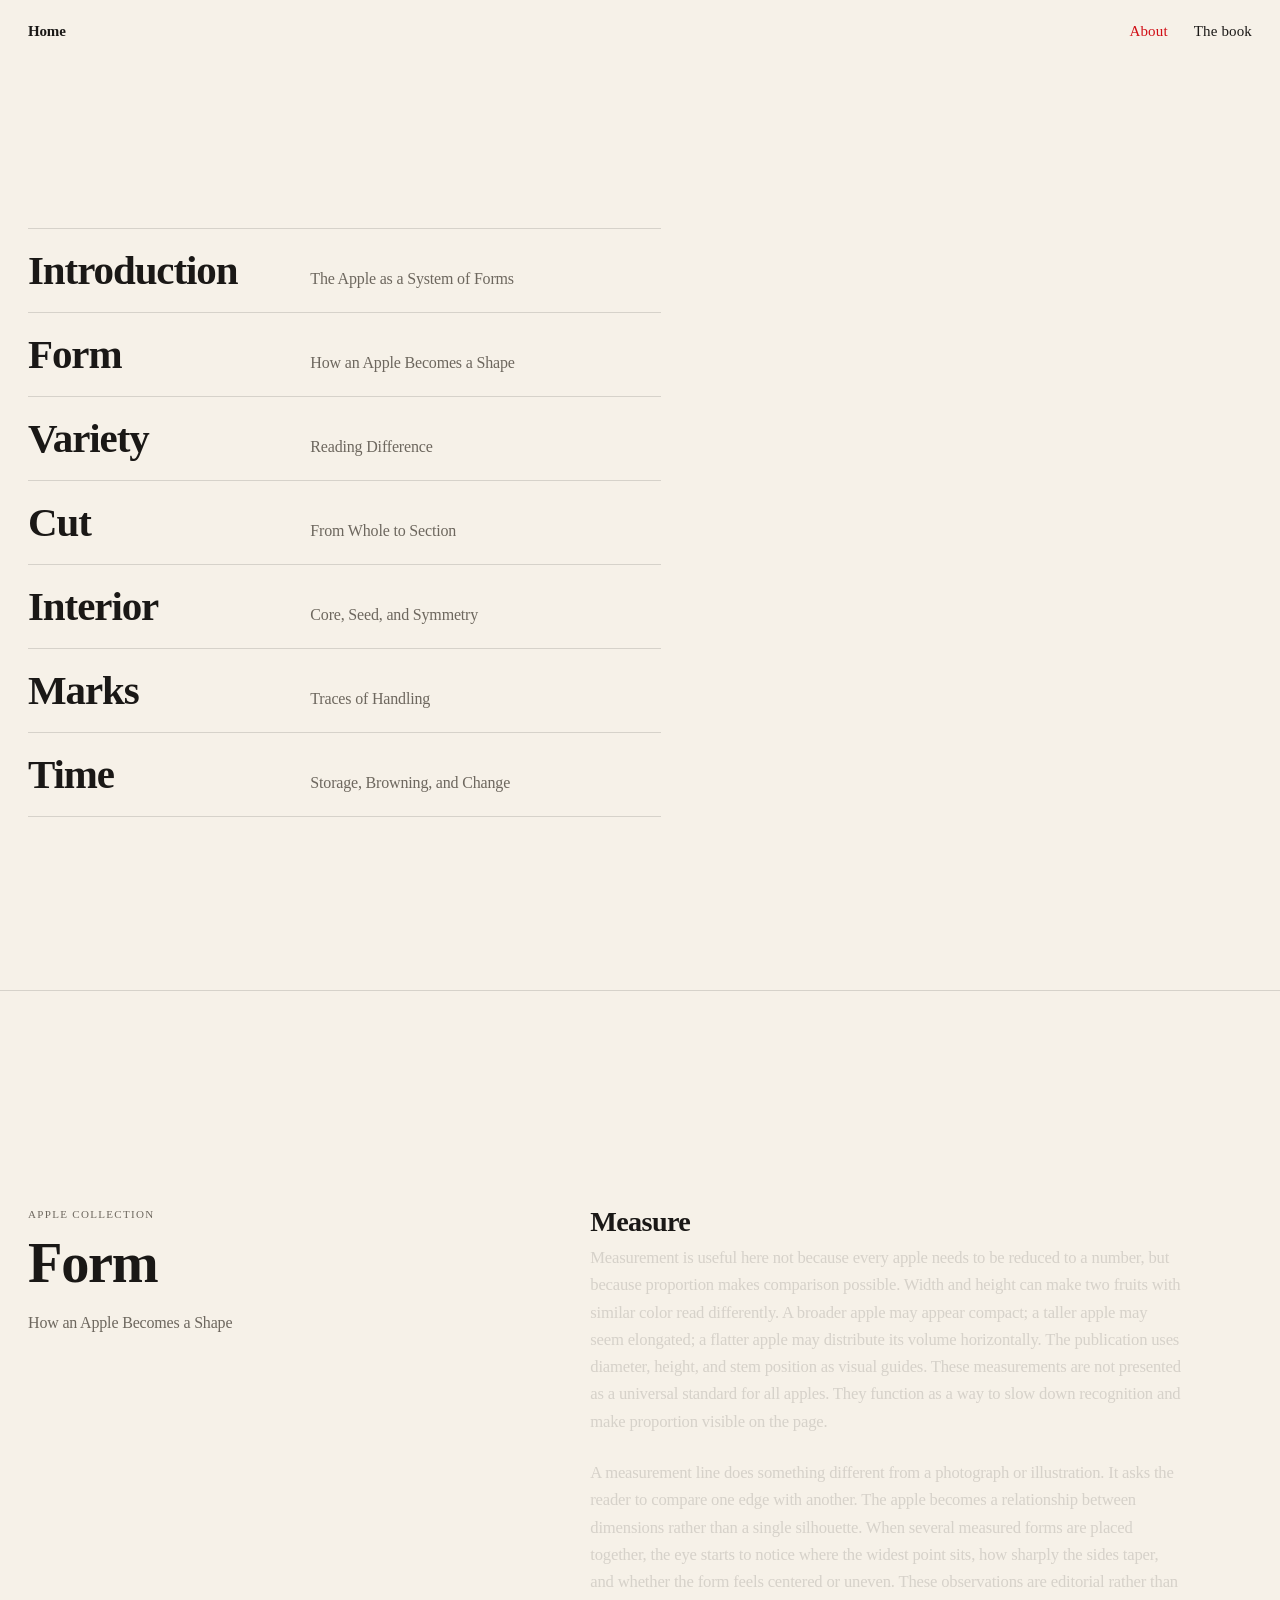
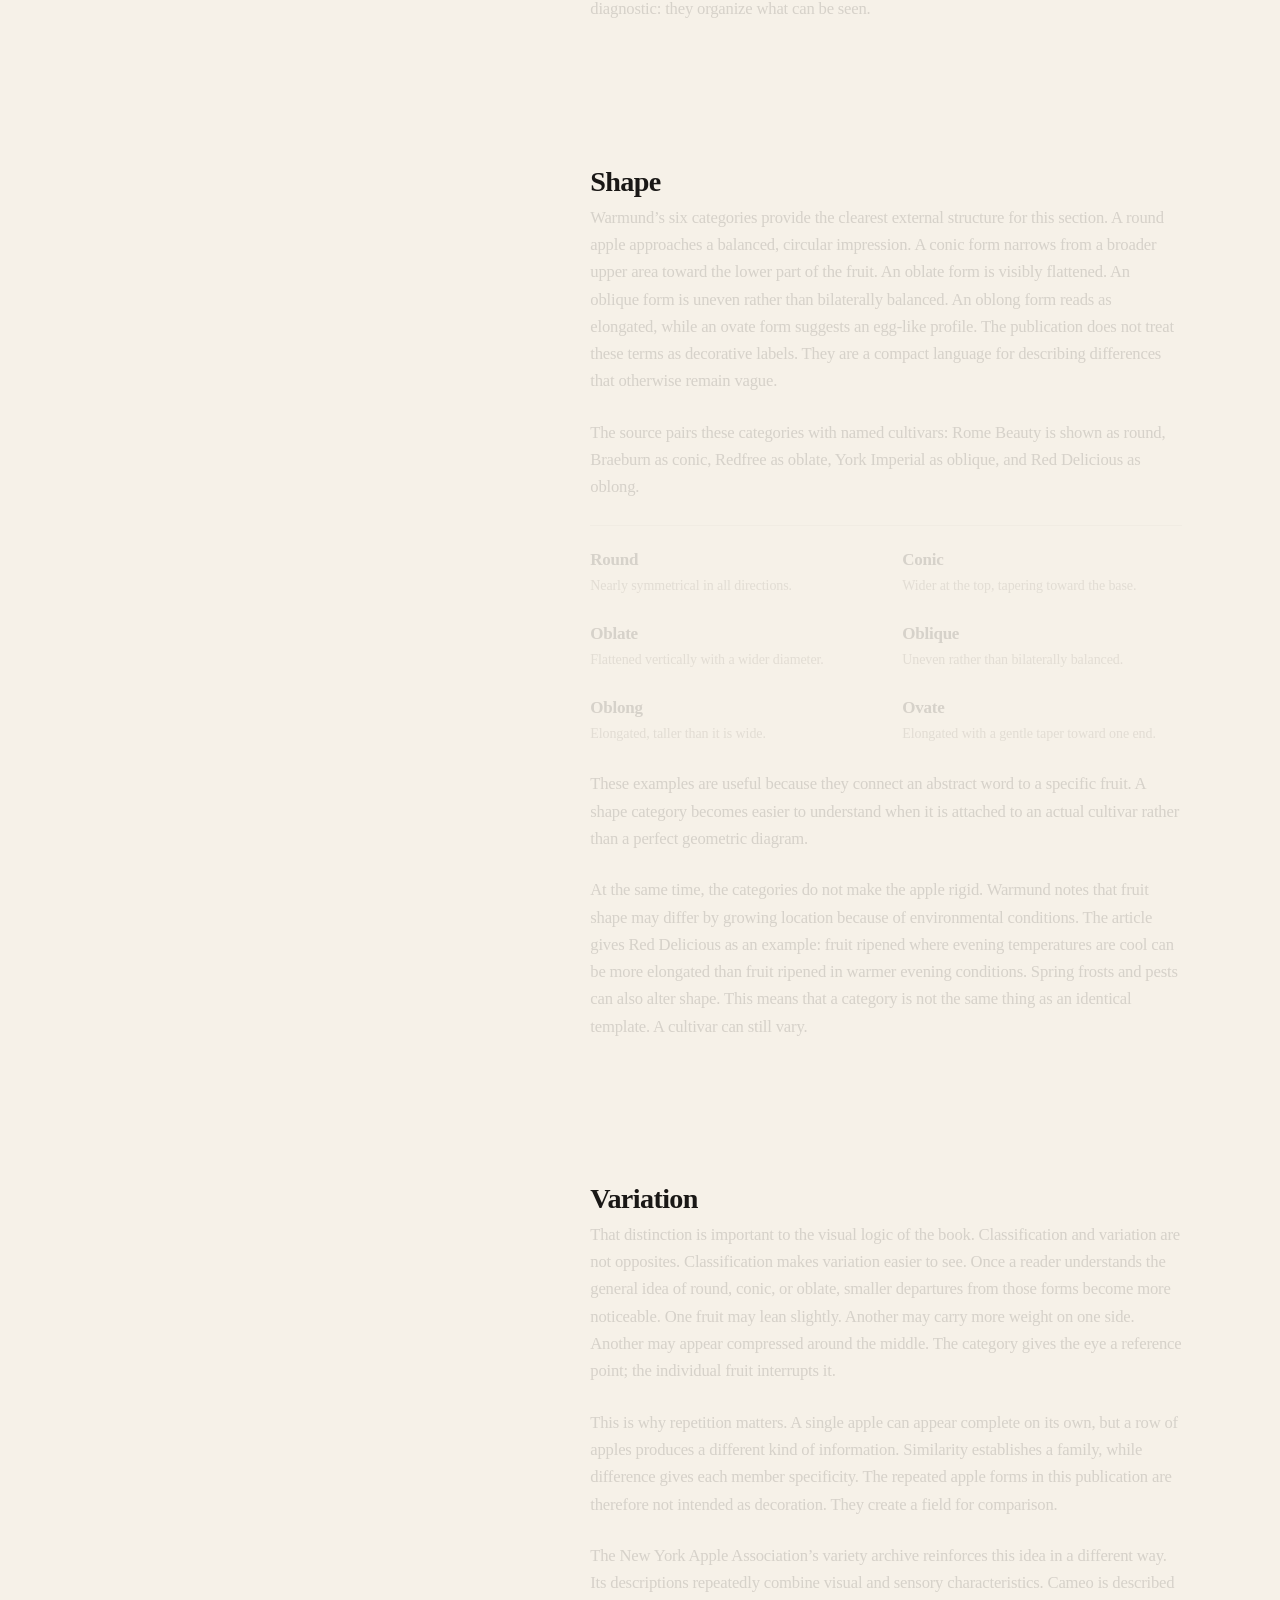
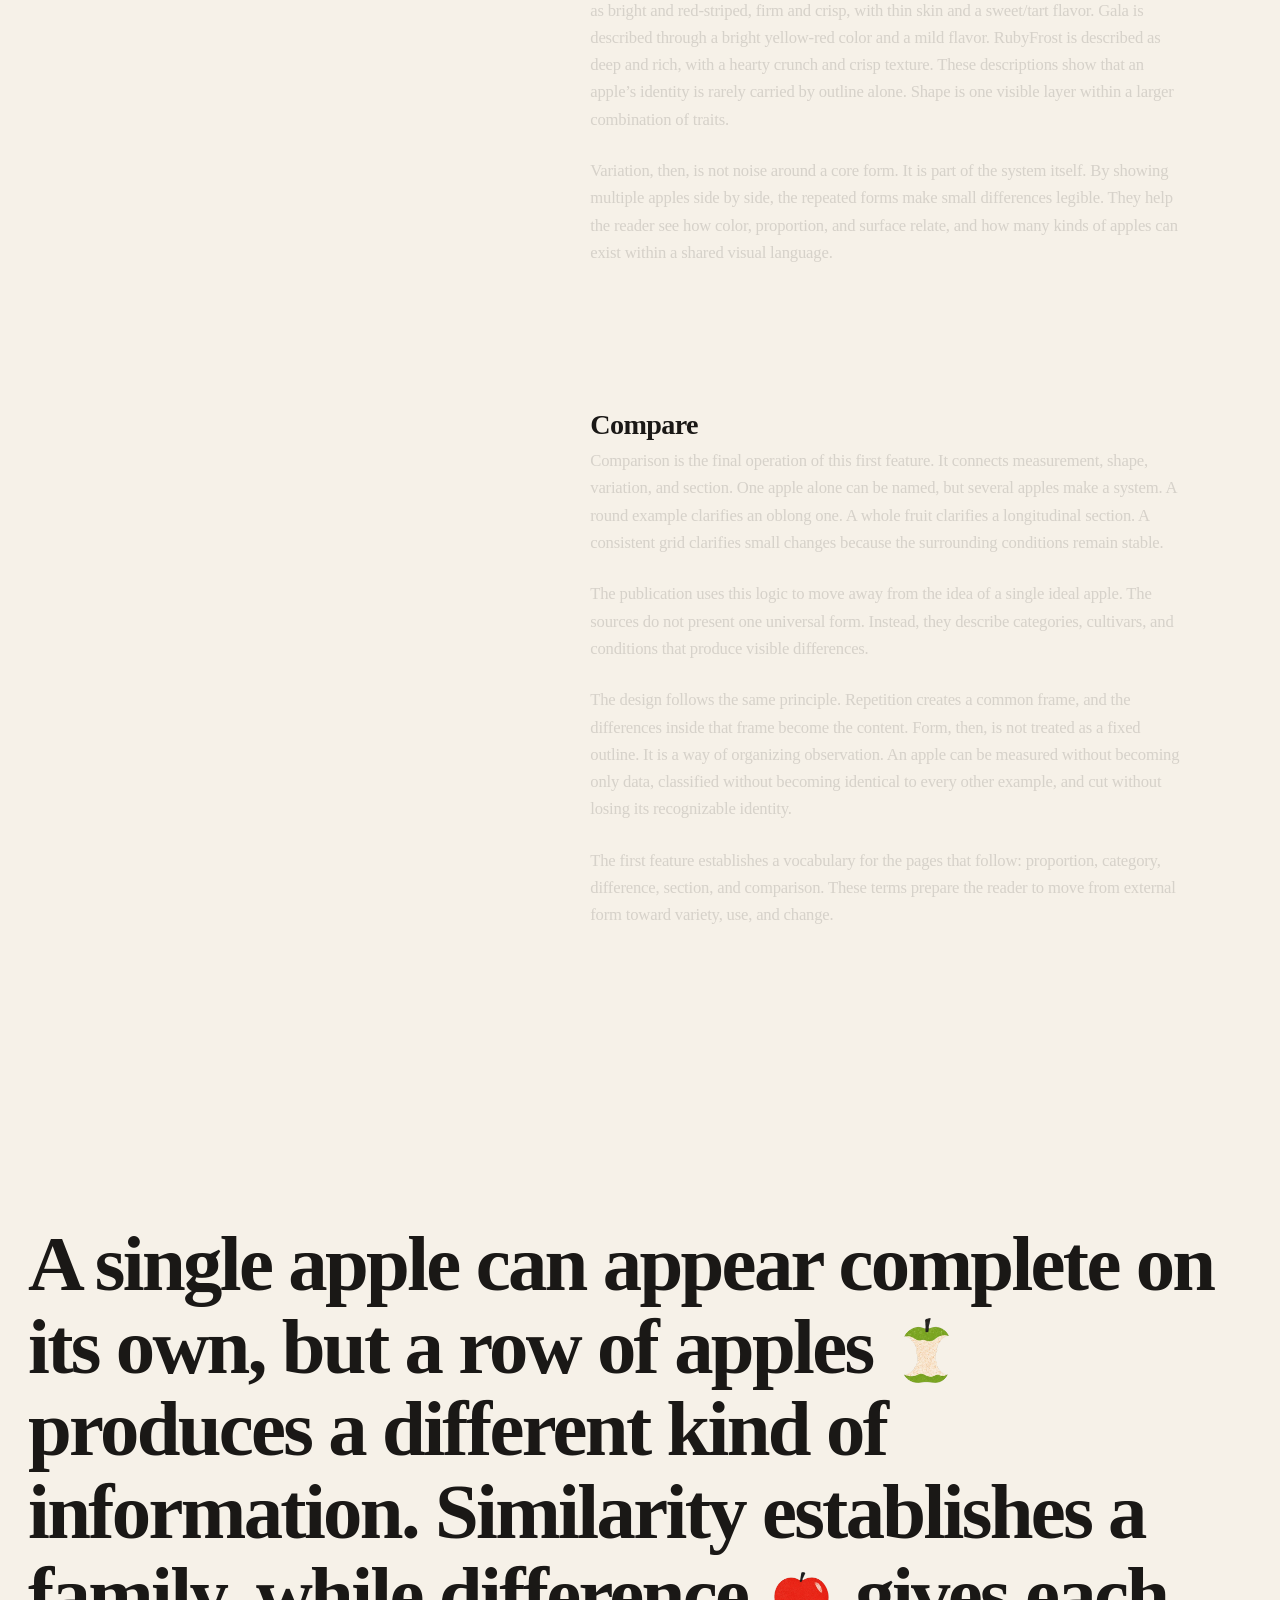
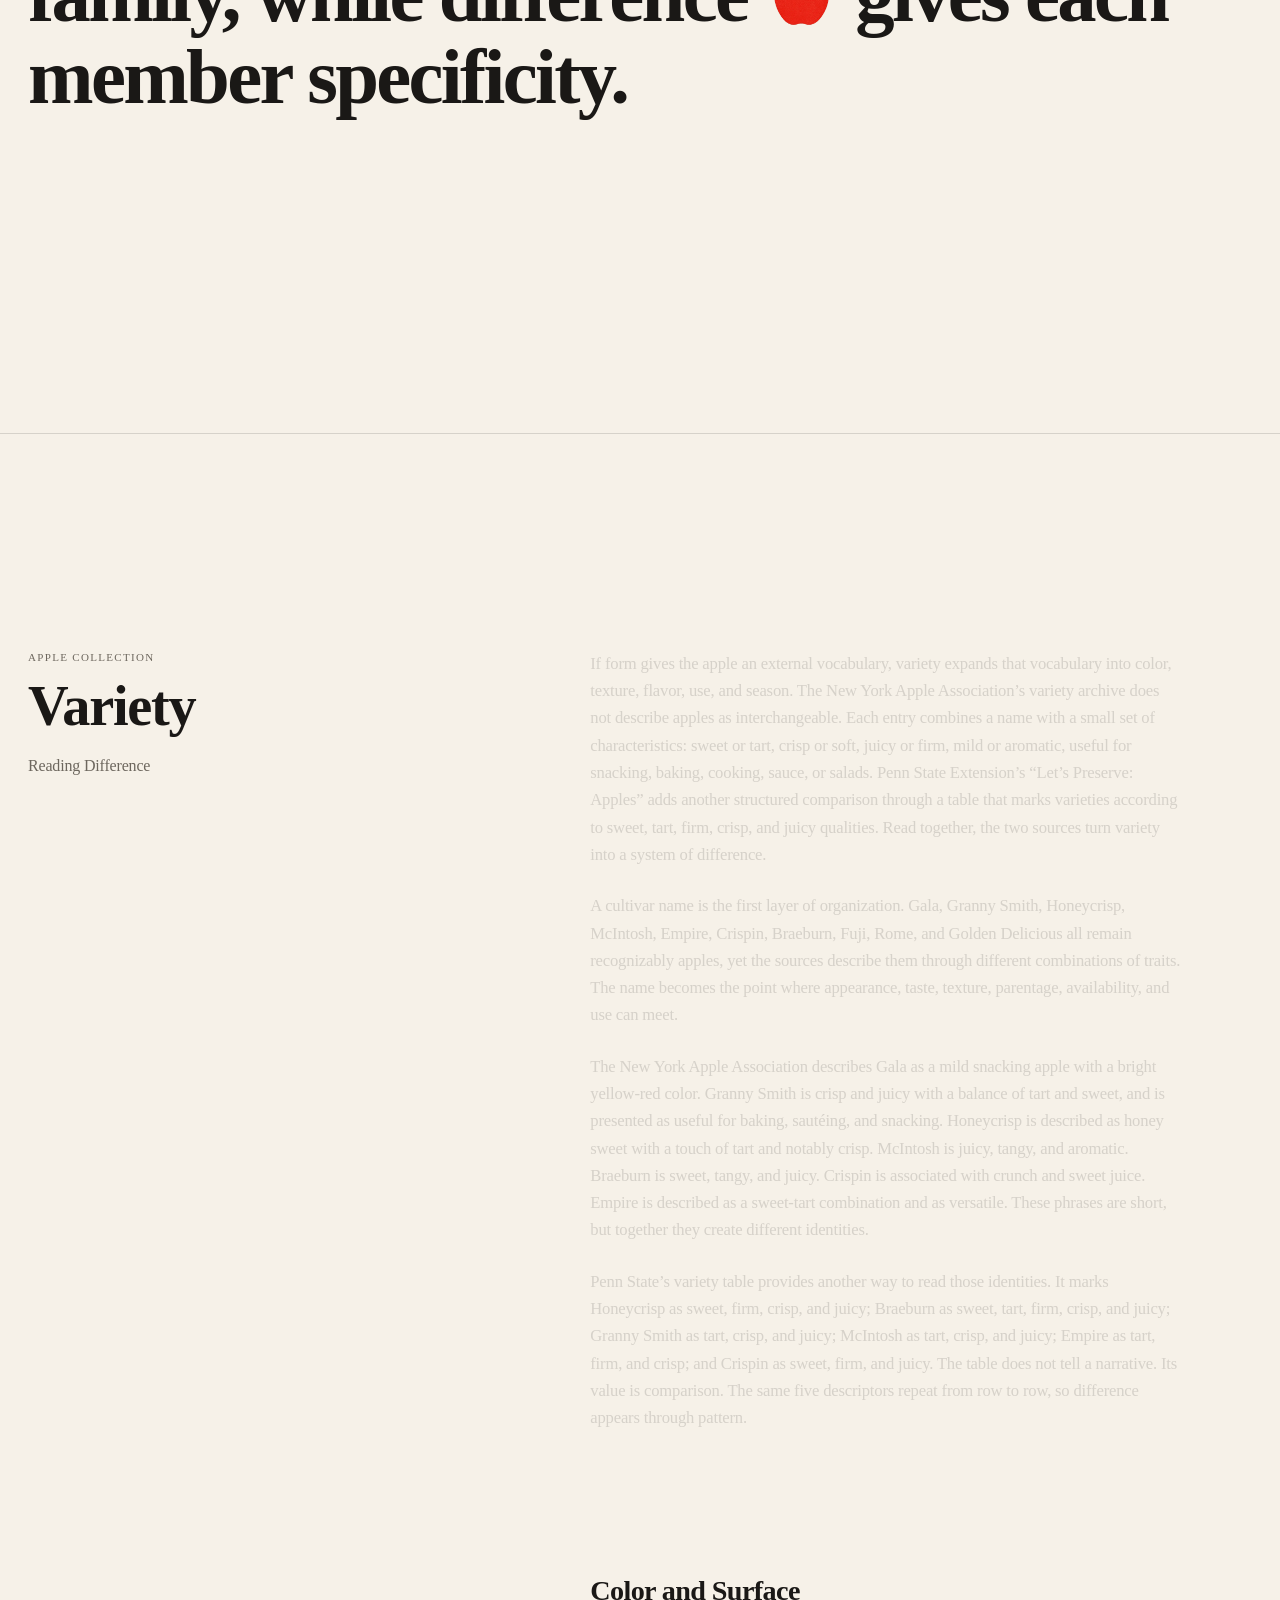
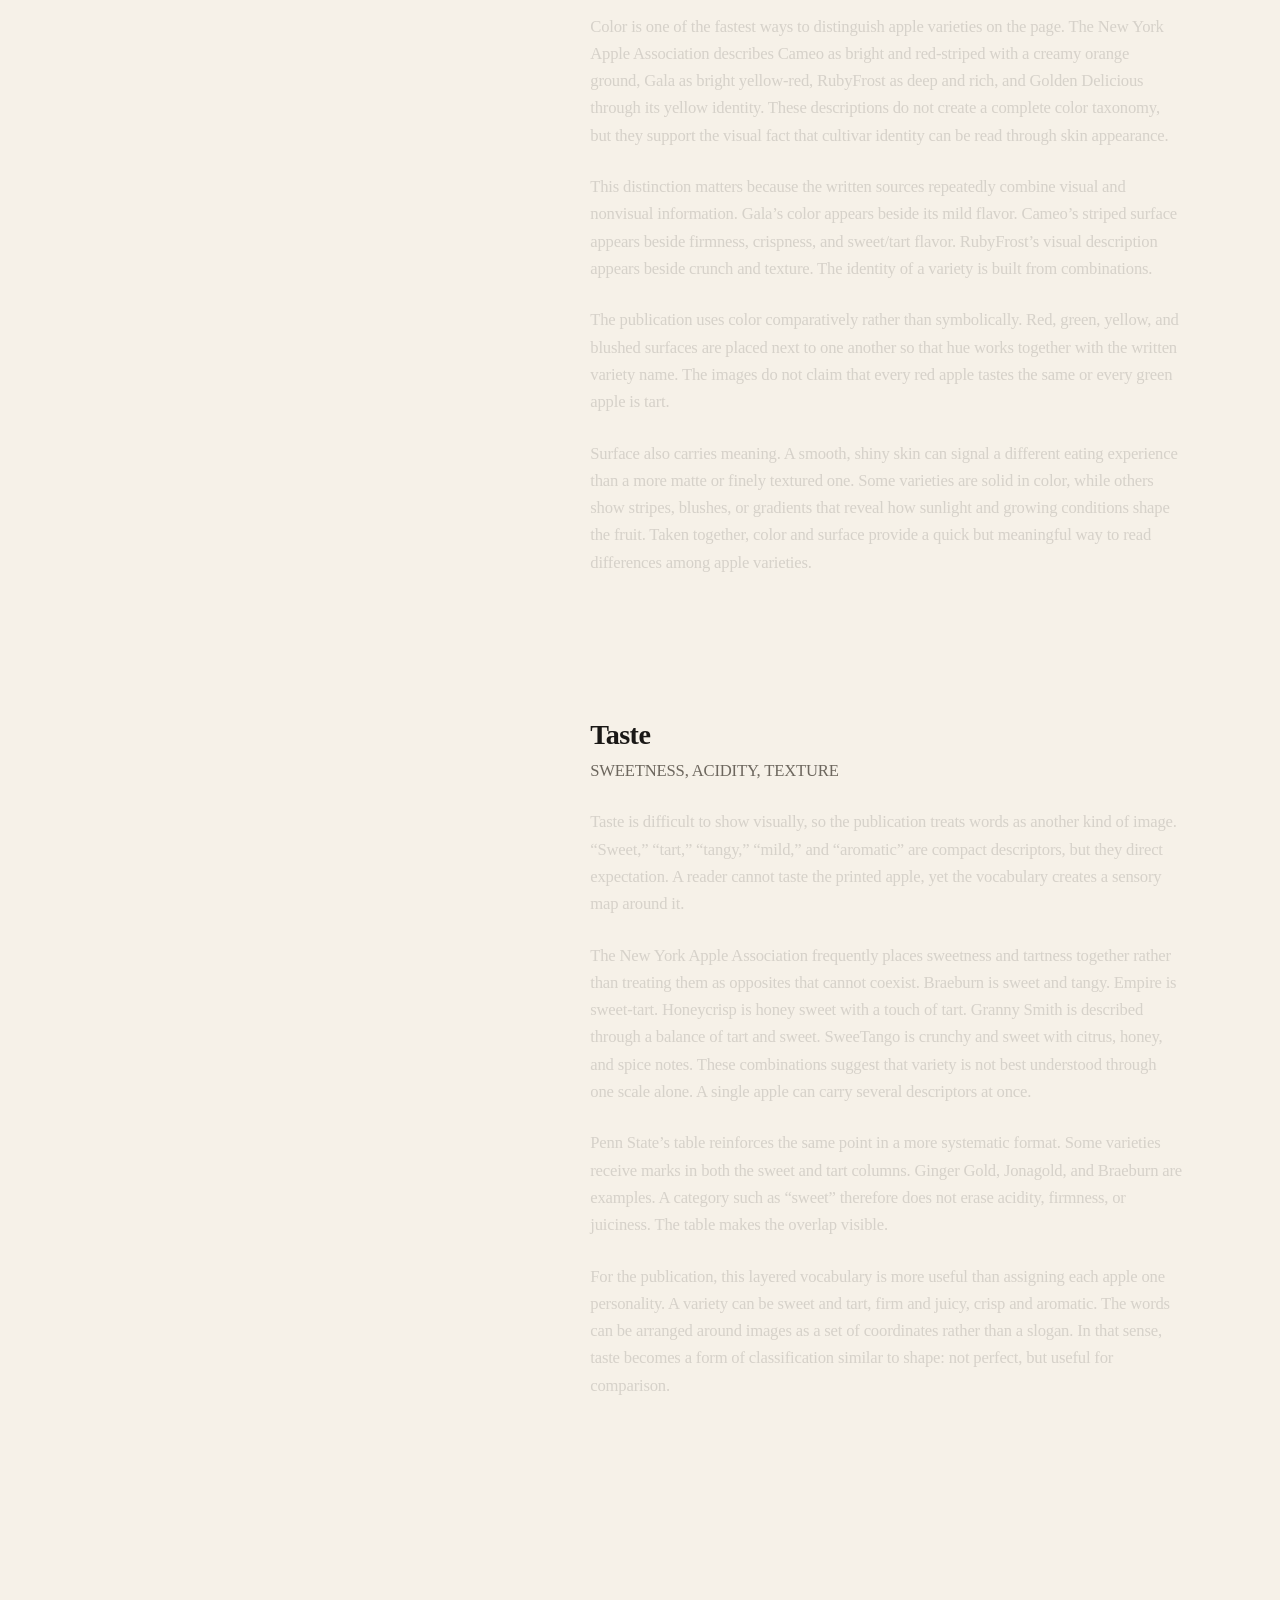
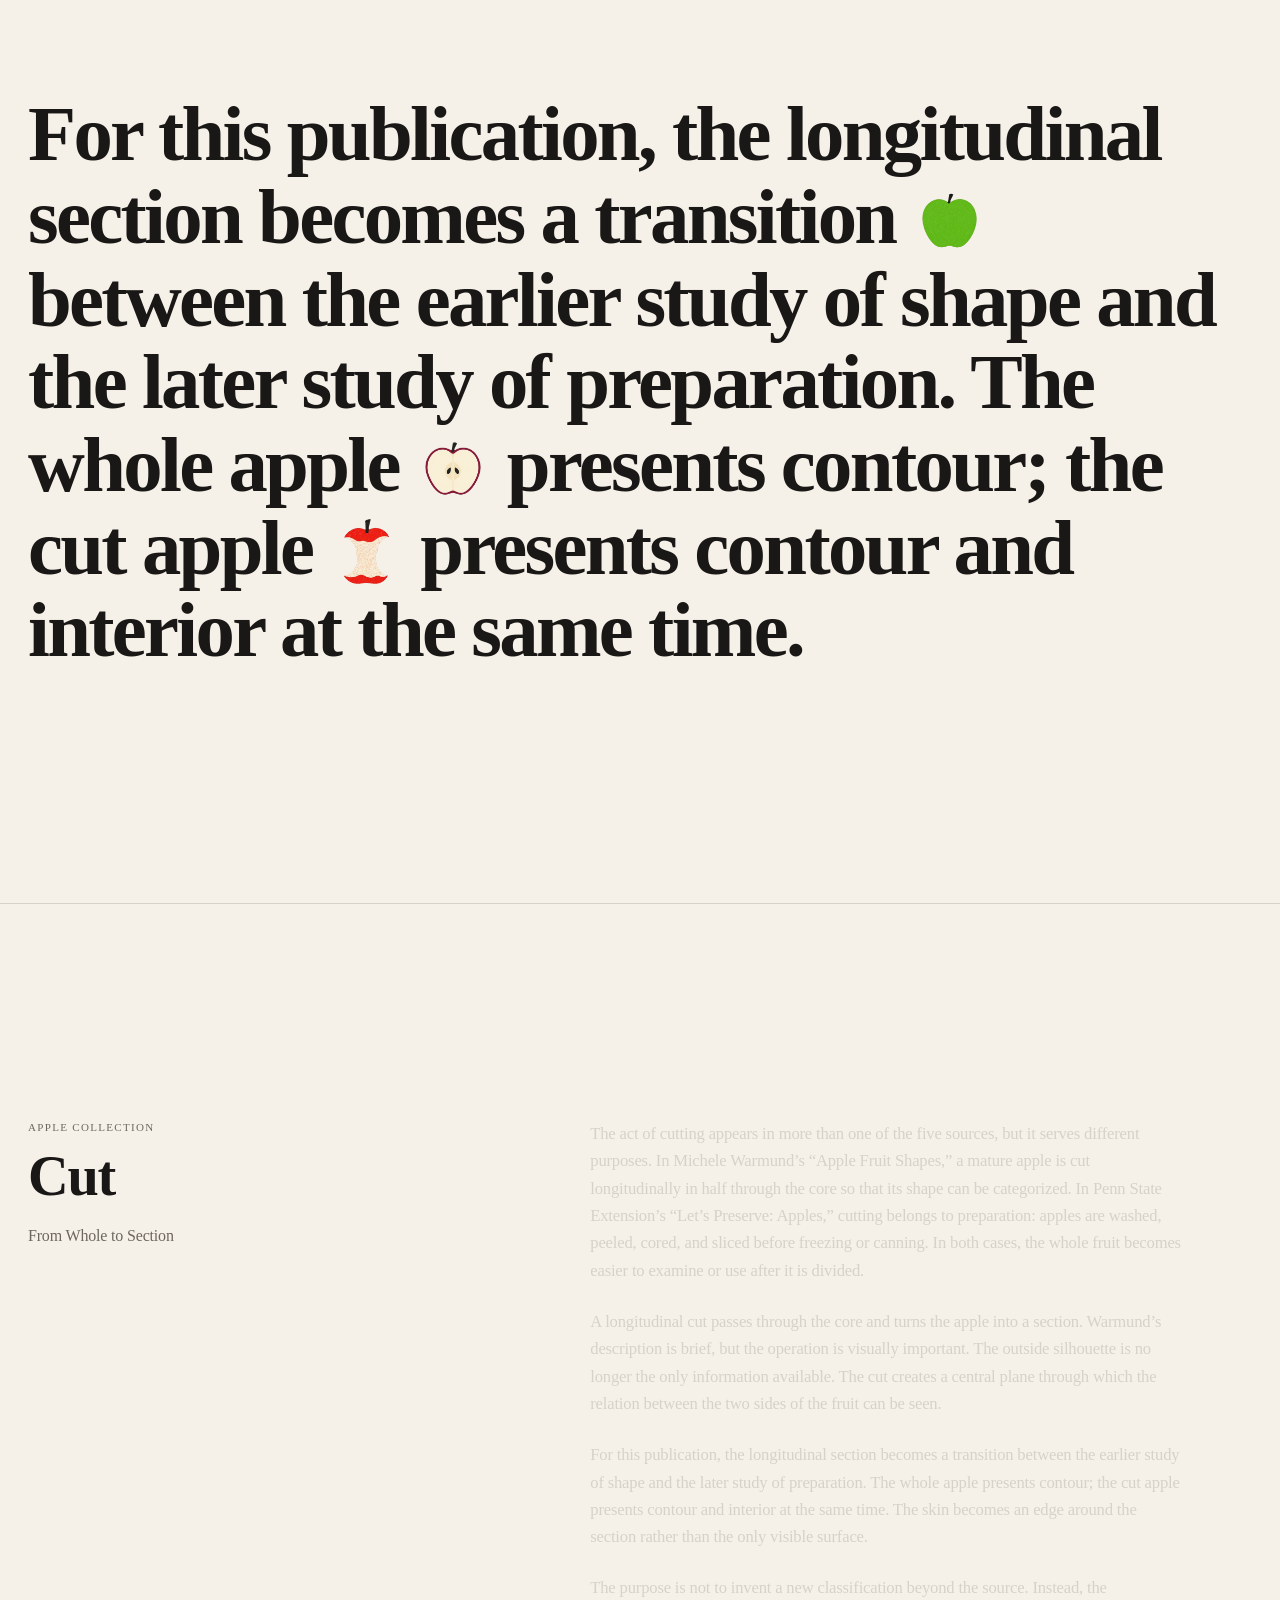
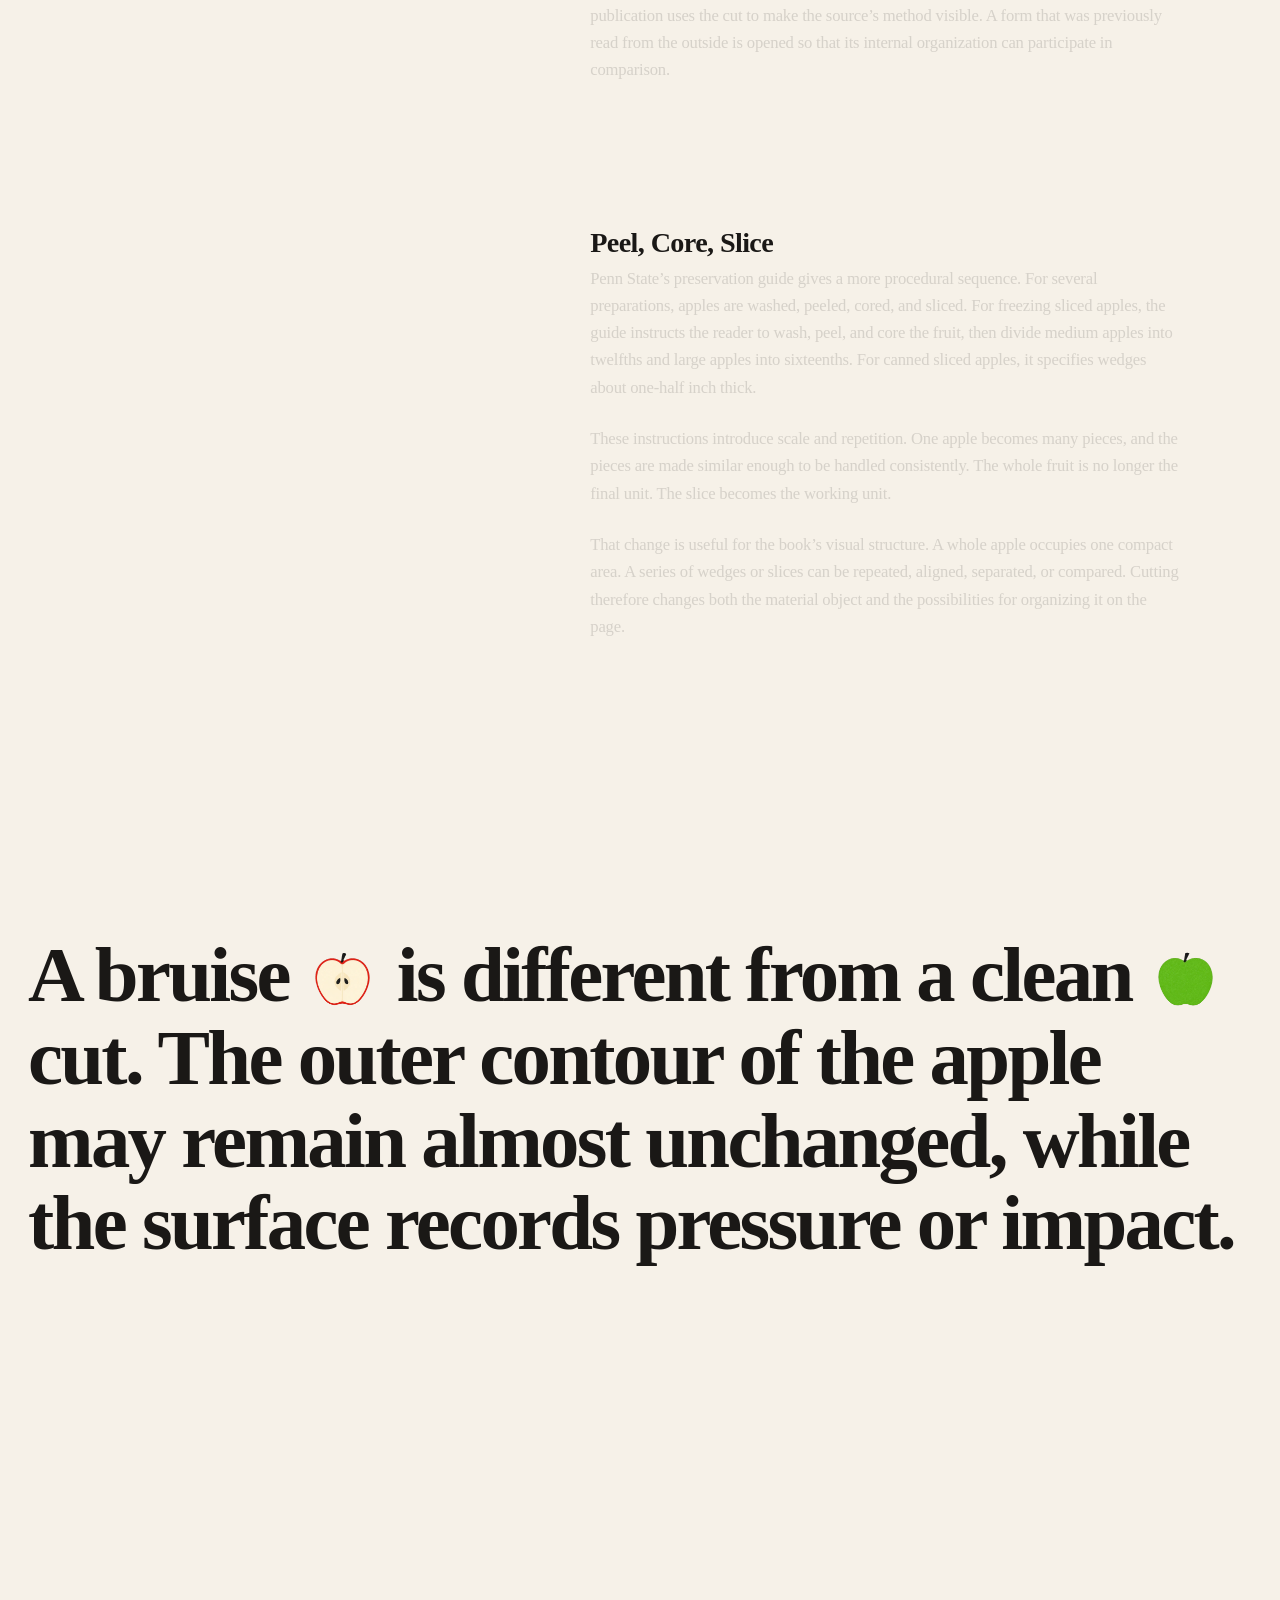
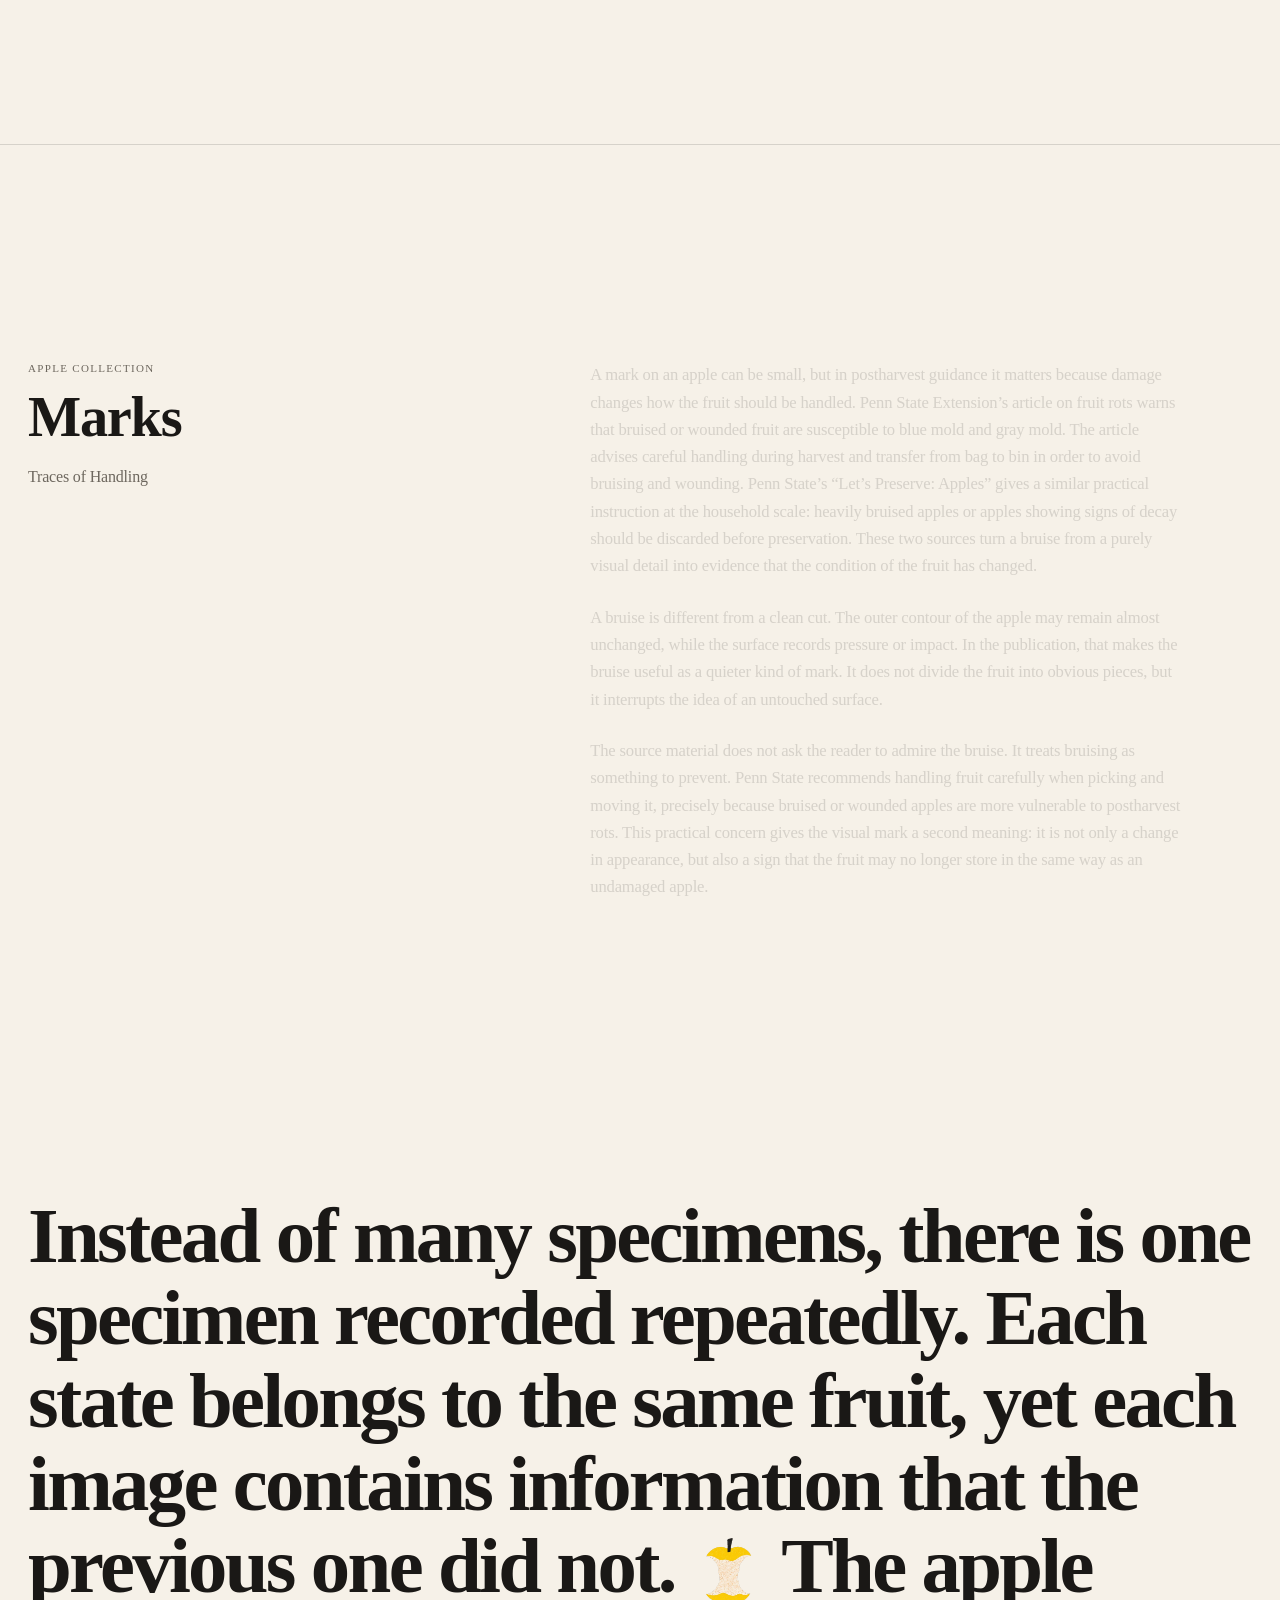
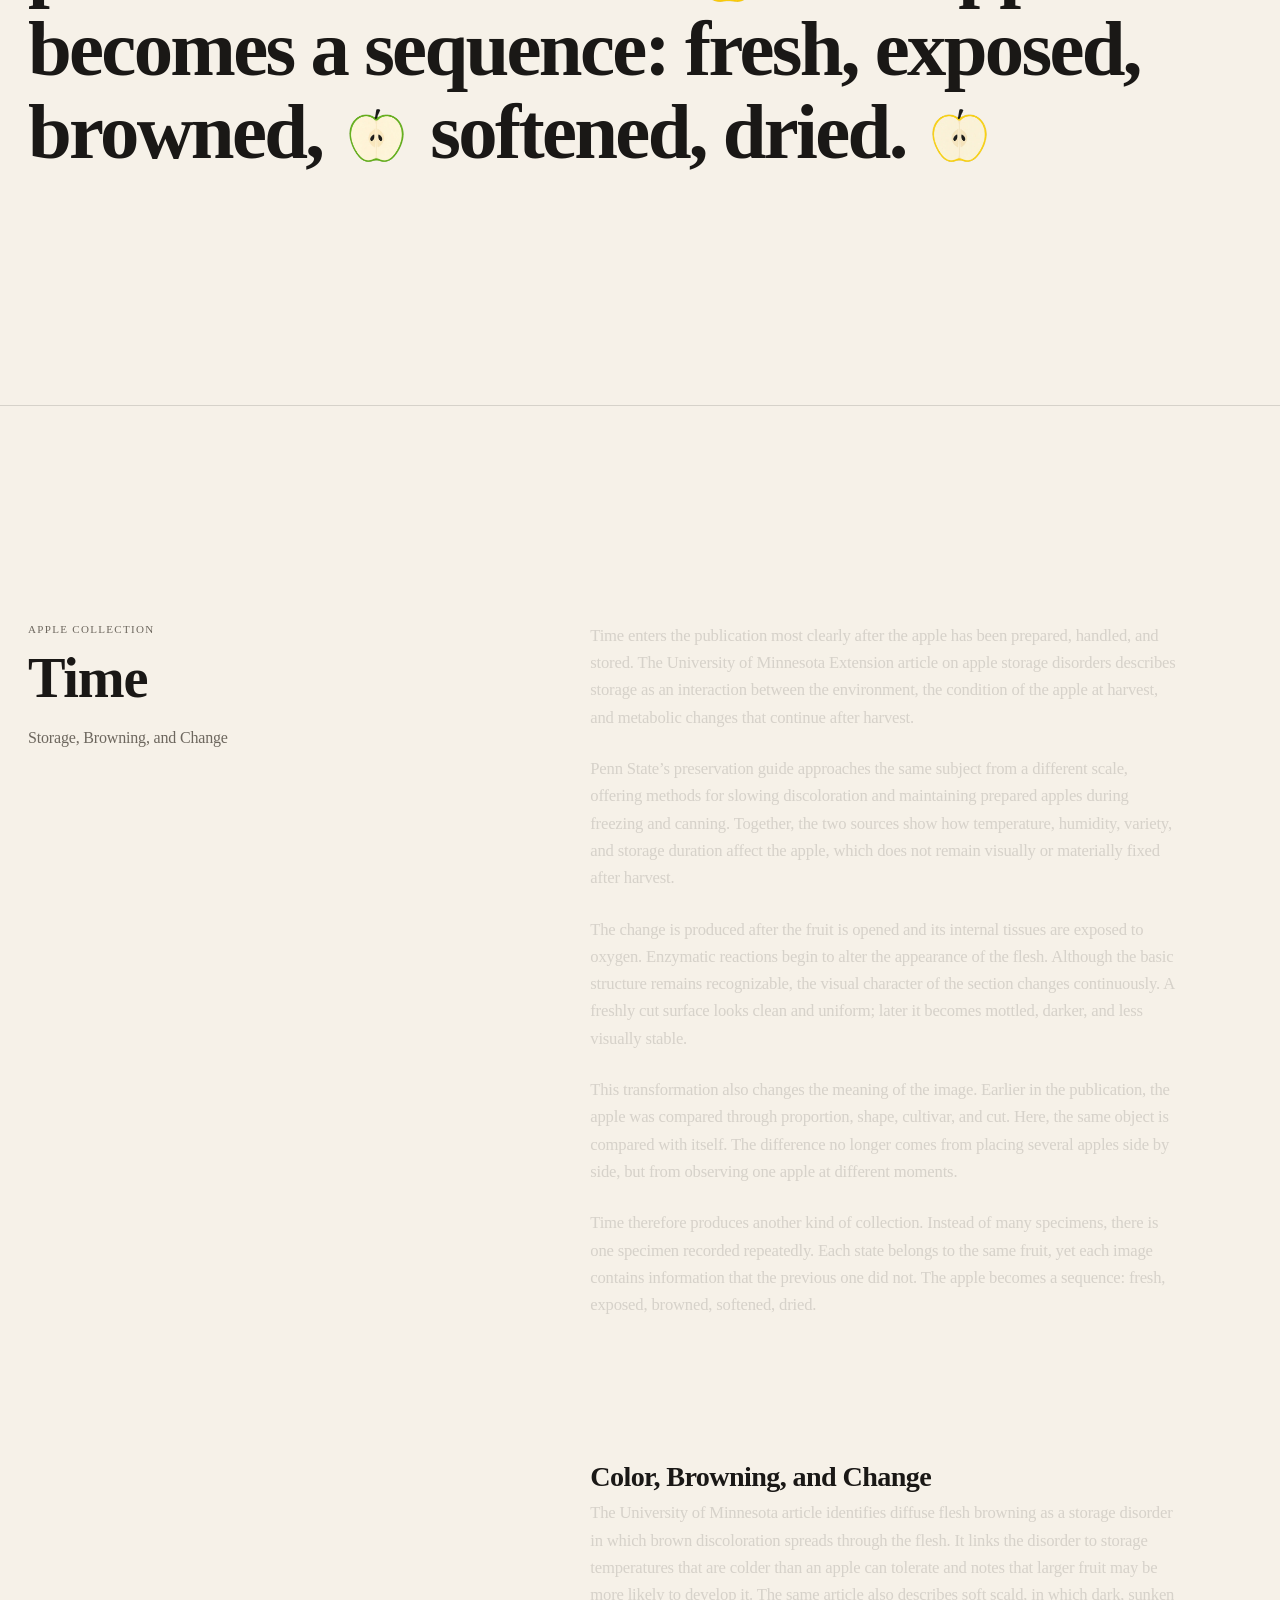
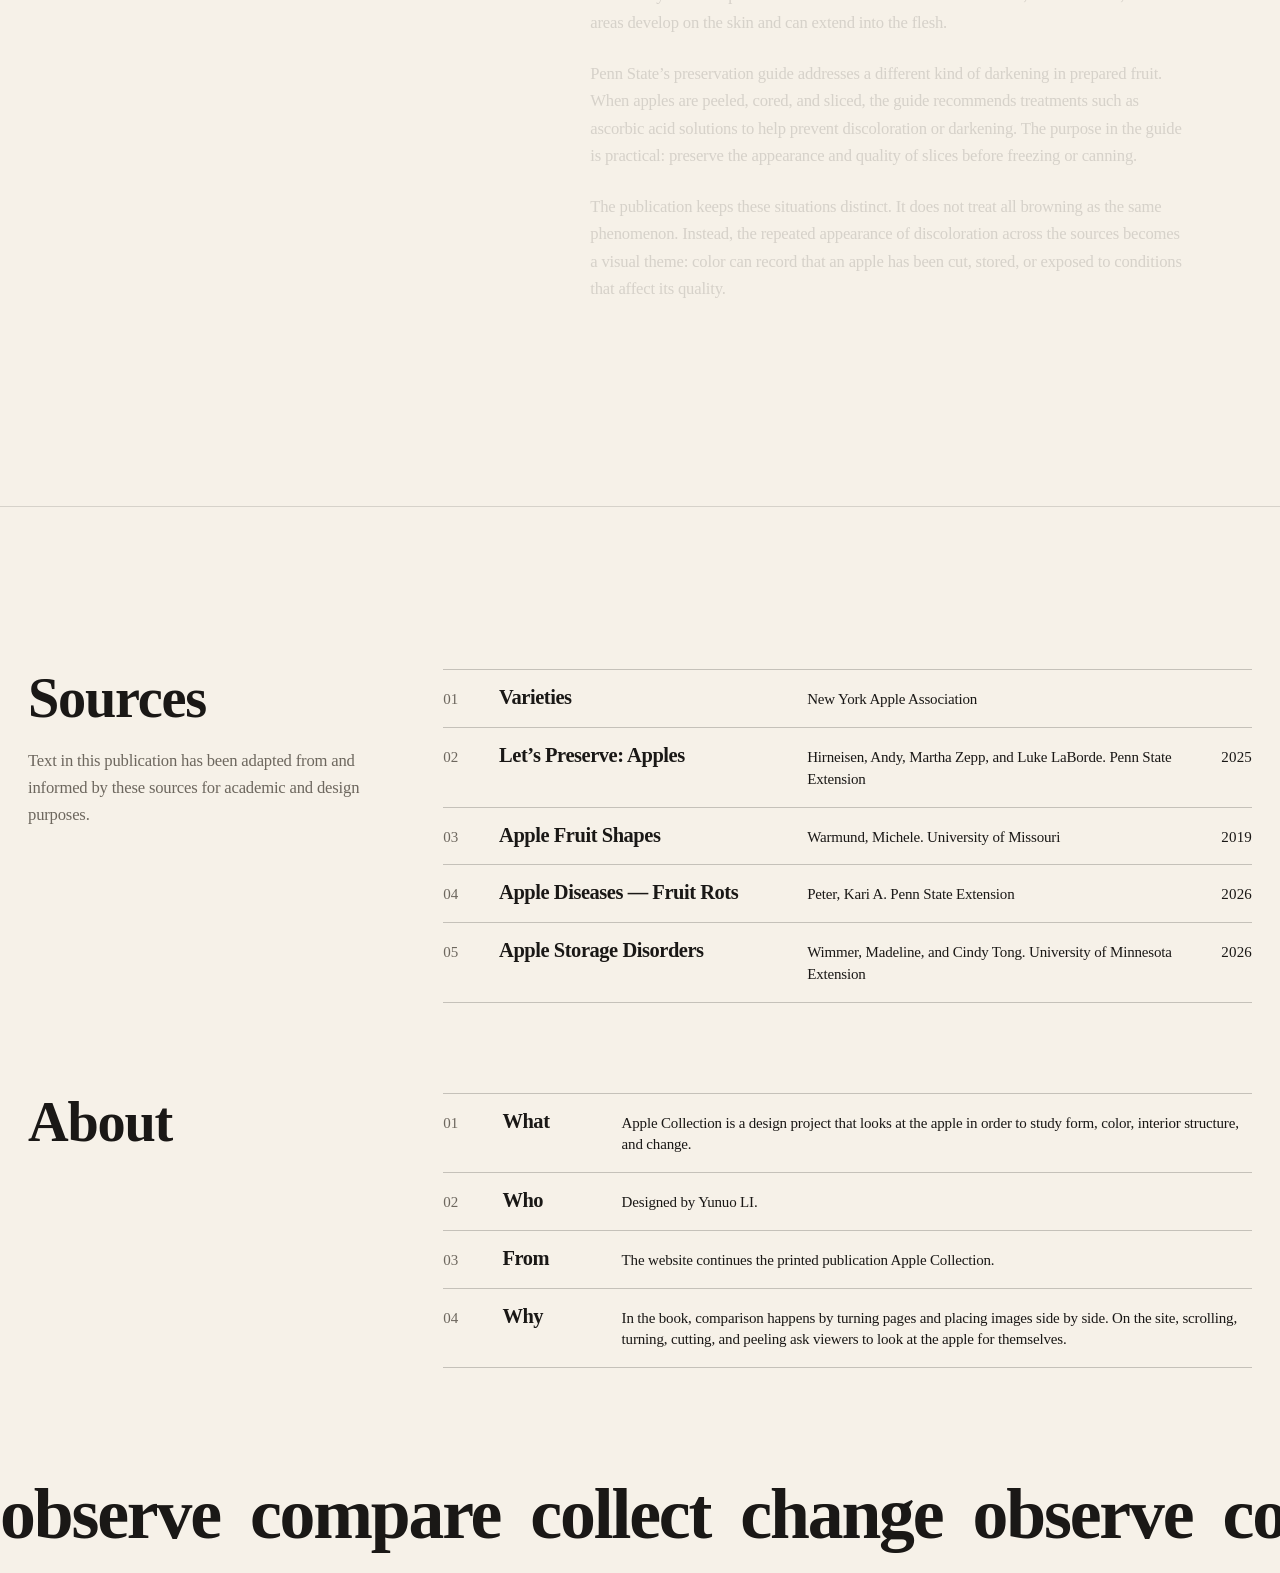
<file: essays.html>
<!DOCTYPE html>
<html lang="en">
<head>
  <meta charset="UTF-8" />
  <meta name="viewport" content="width=device-width, initial-scale=1" />
  <title>Apple Collection — About</title>
  <meta name="description" content="The texts of Apple Collection, a publication by Yunuo LI." />
  <link rel="icon" href="assets/favicon.ico?v=2" sizes="32x32" />
  <link rel="icon" href="assets/favicon.png?v=2" type="image/png" />
  <link rel="apple-touch-icon" href="assets/apple-touch-icon.png?v=2" />
  <link rel="stylesheet" href="home.css?v=intro7" />
  <link rel="stylesheet" href="reading.css?v=47" />
</head>
<body class="on-reading">
  <header>
    <div class="brand">
      <p class="mark"><a href="index.html">Home</a></p>
    </div>
    <nav>
      <a href="essays.html" aria-current="page">About</a>
      <a href="book.html">The book</a>
    </nav>
  </header>

  <main>
  <section class="contents" id="top">
    <ol>
      <li><a href="index.html#introduction"><span class="contents__name">Introduction</span><span class="contents__about">The Apple as a System of Forms</span></a></li>
      <li><a href="#form"><span class="contents__name">Form</span><span class="contents__about">How an Apple Becomes a Shape</span></a></li>
      <li><a href="#variety"><span class="contents__name">Variety</span><span class="contents__about">Reading Difference</span></a></li>
      <li><a href="#cut"><span class="contents__name">Cut</span><span class="contents__about">From Whole to Section</span></a></li>
      <li><a href="index.html#interior"><span class="contents__name">Interior</span><span class="contents__about">Core, Seed, and Symmetry</span></a></li>
      <li><a href="#marks"><span class="contents__name">Marks</span><span class="contents__about">Traces of Handling</span></a></li>
      <li><a href="#time"><span class="contents__name">Time</span><span class="contents__about">Storage, Browning, and Change</span></a></li>
    </ol>
    <figure class="contents__poster">
      <video src="assets/posters/Apple-Collection-large-10s.mp4" muted loop playsinline autoplay></video>
    </figure>
  </section>

  <section class="chapter" id="form">
    <div class="chapter__rail">
      <p class="kicker">Apple Collection</p>
      <h2>Form</h2>
      <p class="chapter__sub">How an Apple Becomes a Shape</p>

    </div>
    <div class="chapter__body">
        <div class="part">
          <h3>Measure</h3>
          <p data-rd>Measurement is useful here not because every apple needs to be reduced to a number, but because proportion makes comparison possible. Width and height can make two fruits with similar color read differently. A broader apple may appear compact; a taller apple may seem elongated; a flatter apple may distribute its volume horizontally. The publication uses diameter, height, and stem position as visual guides. These measurements are not presented as a universal standard for all apples. They function as a way to slow down recognition and make proportion visible on the page.</p>
          <p data-rd>A measurement line does something different from a photograph or illustration. It asks the reader to compare one edge with another. The apple becomes a relationship between dimensions rather than a single silhouette. When several measured forms are placed together, the eye starts to notice where the widest point sits, how sharply the sides taper, and whether the form feels centered or uneven. These observations are editorial rather than diagnostic: they organize what can be seen.</p>
        </div>
        <div class="part">
          <h3>Shape</h3>
          <p data-rd>Warmund’s six categories provide the clearest external structure for this section. A round apple approaches a balanced, circular impression. A conic form narrows from a broader upper area toward the lower part of the fruit. An oblate form is visibly flattened. An oblique form is uneven rather than bilaterally balanced. An oblong form reads as elongated, while an ovate form suggests an egg-like profile. The publication does not treat these terms as decorative labels. They are a compact language for describing differences that otherwise remain vague.</p>
          <p data-rd>The source pairs these categories with named cultivars: Rome Beauty is shown as round, Braeburn as conic, Redfree as oblate, York Imperial as oblique, and Red Delicious as oblong.</p>
          <dl class="forms" data-rd>
            <div><dt>Round</dt><dd>Nearly symmetrical in all directions.</dd></div>
            <div><dt>Conic</dt><dd>Wider at the top, tapering toward the base.</dd></div>
            <div><dt>Oblate</dt><dd>Flattened vertically with a wider diameter.</dd></div>
            <div><dt>Oblique</dt><dd>Uneven rather than bilaterally balanced.</dd></div>
            <div><dt>Oblong</dt><dd>Elongated, taller than it is wide.</dd></div>
            <div><dt>Ovate</dt><dd>Elongated with a gentle taper toward one end.</dd></div>
          </dl>
          <p data-rd>These examples are useful because they connect an abstract word to a specific fruit. A shape category becomes easier to understand when it is attached to an actual cultivar rather than a perfect geometric diagram.</p>
          <p data-rd>At the same time, the categories do not make the apple rigid. Warmund notes that fruit shape may differ by growing location because of environmental conditions. The article gives Red Delicious as an example: fruit ripened where evening temperatures are cool can be more elongated than fruit ripened in warmer evening conditions. Spring frosts and pests can also alter shape. This means that a category is not the same thing as an identical template. A cultivar can still vary.</p>
        </div>
        <div class="part">
          <h3>Variation</h3>
          <p data-rd>That distinction is important to the visual logic of the book. Classification and variation are not opposites. Classification makes variation easier to see. Once a reader understands the general idea of round, conic, or oblate, smaller departures from those forms become more noticeable. One fruit may lean slightly. Another may carry more weight on one side. Another may appear compressed around the middle. The category gives the eye a reference point; the individual fruit interrupts it.</p>
          <p data-rd>This is why repetition matters. A single apple can appear complete on its own, but a row of apples produces a different kind of information. Similarity establishes a family, while difference gives each member specificity. The repeated apple forms in this publication are therefore not intended as decoration. They create a field for comparison.</p>
          <p data-rd>The New York Apple Association’s variety archive reinforces this idea in a different way. Its descriptions repeatedly combine visual and sensory characteristics. Cameo is described as bright and red-striped, firm and crisp, with thin skin and a sweet/tart flavor. Gala is described through a bright yellow-red color and a mild flavor. RubyFrost is described as deep and rich, with a hearty crunch and crisp texture. These descriptions show that an apple’s identity is rarely carried by outline alone. Shape is one visible layer within a larger combination of traits.</p>
          <p data-rd>Variation, then, is not noise around a core form. It is part of the system itself. By showing multiple apples side by side, the repeated forms make small differences legible. They help the reader see how color, proportion, and surface relate, and how many kinds of apples can exist within a shared visual language.</p>
        </div>
        <div class="part">
          <h3>Compare</h3>
          <p data-rd>Comparison is the final operation of this first feature. It connects measurement, shape, variation, and section. One apple alone can be named, but several apples make a system. A round example clarifies an oblong one. A whole fruit clarifies a longitudinal section. A consistent grid clarifies small changes because the surrounding conditions remain stable.</p>
          <p data-rd>The publication uses this logic to move away from the idea of a single ideal apple. The sources do not present one universal form. Instead, they describe categories, cultivars, and conditions that produce visible differences.</p>
          <p data-rd>The design follows the same principle. Repetition creates a common frame, and the differences inside that frame become the content. Form, then, is not treated as a fixed outline. It is a way of organizing observation. An apple can be measured without becoming only data, classified without becoming identical to every other example, and cut without losing its recognizable identity.</p>
          <p data-rd>The first feature establishes a vocabulary for the pages that follow: proportion, category, difference, section, and comparison. These terms prepare the reader to move from external form toward variety, use, and change.</p>
        </div>

    </div>
  </section>
  <section class="statement statement--pull">
    <p class="statement__text statement__text--long" data-rd>A single apple can appear complete on its own, but a row of apples <span class="inl" aria-hidden="true"><img src="assets/inline/b02.webp" alt="" width="240" height="260"></span> produces a different kind of information. Similarity establishes a family, while difference <span class="inl" aria-hidden="true"><img src="assets/inline/a00.webp" alt="" width="240" height="260"></span> gives each member specificity.</p>
  </section>

  <section class="chapter" id="variety">
    <div class="chapter__rail">
      <p class="kicker">Apple Collection</p>
      <h2>Variety</h2>
      <p class="chapter__sub">Reading Difference</p>

    </div>
    <div class="chapter__body">
        <div class="part">
          <p data-rd>If form gives the apple an external vocabulary, variety expands that vocabulary into color, texture, flavor, use, and season. The New York Apple Association’s variety archive does not describe apples as interchangeable. Each entry combines a name with a small set of characteristics: sweet or tart, crisp or soft, juicy or firm, mild or aromatic, useful for snacking, baking, cooking, sauce, or salads. Penn State Extension’s “Let’s Preserve: Apples” adds another structured comparison through a table that marks varieties according to sweet, tart, firm, crisp, and juicy qualities. Read together, the two sources turn variety into a system of difference.</p>
          <p data-rd>A cultivar name is the first layer of organization. Gala, Granny Smith, Honeycrisp, McIntosh, Empire, Crispin, Braeburn, Fuji, Rome, and Golden Delicious all remain recognizably apples, yet the sources describe them through different combinations of traits. The name becomes the point where appearance, taste, texture, parentage, availability, and use can meet.</p>
          <p data-rd>The New York Apple Association describes Gala as a mild snacking apple with a bright yellow-red color. Granny Smith is crisp and juicy with a balance of tart and sweet, and is presented as useful for baking, sautéing, and snacking. Honeycrisp is described as honey sweet with a touch of tart and notably crisp. McIntosh is juicy, tangy, and aromatic. Braeburn is sweet, tangy, and juicy. Crispin is associated with crunch and sweet juice. Empire is described as a sweet-tart combination and as versatile. These phrases are short, but together they create different identities.</p>
          <p data-rd>Penn State’s variety table provides another way to read those identities. It marks Honeycrisp as sweet, firm, crisp, and juicy; Braeburn as sweet, tart, firm, crisp, and juicy; Granny Smith as tart, crisp, and juicy; McIntosh as tart, crisp, and juicy; Empire as tart, firm, and crisp; and Crispin as sweet, firm, and juicy. The table does not tell a narrative. Its value is comparison. The same five descriptors repeat from row to row, so difference appears through pattern.</p>
        </div>
        <div class="part">
          <h3>Color and Surface</h3>
          <p data-rd>Color is one of the fastest ways to distinguish apple varieties on the page. The New York Apple Association describes Cameo as bright and red-striped with a creamy orange ground, Gala as bright yellow-red, RubyFrost as deep and rich, and Golden Delicious through its yellow identity. These descriptions do not create a complete color taxonomy, but they support the visual fact that cultivar identity can be read through skin appearance.</p>
          <p data-rd>This distinction matters because the written sources repeatedly combine visual and nonvisual information. Gala’s color appears beside its mild flavor. Cameo’s striped surface appears beside firmness, crispness, and sweet/tart flavor. RubyFrost’s visual description appears beside crunch and texture. The identity of a variety is built from combinations.</p>
          <p data-rd>The publication uses color comparatively rather than symbolically. Red, green, yellow, and blushed surfaces are placed next to one another so that hue works together with the written variety name. The images do not claim that every red apple tastes the same or every green apple is tart.</p>
          <p data-rd>Surface also carries meaning. A smooth, shiny skin can signal a different eating experience than a more matte or finely textured one. Some varieties are solid in color, while others show stripes, blushes, or gradients that reveal how sunlight and growing conditions shape the fruit. Taken together, color and surface provide a quick but meaningful way to read differences among apple varieties.</p>
        </div>
        <div class="part">
          <h3>Taste</h3>
          <p class="part__note">Sweetness, Acidity, Texture</p>
          <p data-rd>Taste is difficult to show visually, so the publication treats words as another kind of image. “Sweet,” “tart,” “tangy,” “mild,” and “aromatic” are compact descriptors, but they direct expectation. A reader cannot taste the printed apple, yet the vocabulary creates a sensory map around it.</p>
          <p data-rd>The New York Apple Association frequently places sweetness and tartness together rather than treating them as opposites that cannot coexist. Braeburn is sweet and tangy. Empire is sweet-tart. Honeycrisp is honey sweet with a touch of tart. Granny Smith is described through a balance of tart and sweet. SweeTango is crunchy and sweet with citrus, honey, and spice notes. These combinations suggest that variety is not best understood through one scale alone. A single apple can carry several descriptors at once.</p>
          <p data-rd>Penn State’s table reinforces the same point in a more systematic format. Some varieties receive marks in both the sweet and tart columns. Ginger Gold, Jonagold, and Braeburn are examples. A category such as “sweet” therefore does not erase acidity, firmness, or juiciness. The table makes the overlap visible.</p>
          <p data-rd>For the publication, this layered vocabulary is more useful than assigning each apple one personality. A variety can be sweet and tart, firm and juicy, crisp and aromatic. The words can be arranged around images as a set of coordinates rather than a slogan. In that sense, taste becomes a form of classification similar to shape: not perfect, but useful for comparison.</p>
        </div>

    </div>
  </section>
  <section class="statement statement--pull">
    <p class="statement__text statement__text--long" data-rd>For this publication, the longitudinal section becomes a transition <span class="inl" aria-hidden="true"><img src="assets/inline/b00.webp" alt="" width="240" height="260"></span> between the earlier study of shape and the later study of preparation. The whole apple <span class="inl" aria-hidden="true"><img src="assets/inline/d01.webp" alt="" width="240" height="260"></span> presents contour; the cut apple <span class="inl" aria-hidden="true"><img src="assets/inline/a02.webp" alt="" width="240" height="260"></span> presents contour and interior at the same time.</p>
  </section>

  <section class="chapter" id="cut">
    <div class="chapter__rail">
      <p class="kicker">Apple Collection</p>
      <h2>Cut</h2>
      <p class="chapter__sub">From Whole to Section</p>

    </div>
    <div class="chapter__body">
        <div class="part">
          <p data-rd>The act of cutting appears in more than one of the five sources, but it serves different purposes. In Michele Warmund’s “Apple Fruit Shapes,” a mature apple is cut longitudinally in half through the core so that its shape can be categorized. In Penn State Extension’s “Let’s Preserve: Apples,” cutting belongs to preparation: apples are washed, peeled, cored, and sliced before freezing or canning. In both cases, the whole fruit becomes easier to examine or use after it is divided.</p>
          <p data-rd>A longitudinal cut passes through the core and turns the apple into a section. Warmund’s description is brief, but the operation is visually important. The outside silhouette is no longer the only information available. The cut creates a central plane through which the relation between the two sides of the fruit can be seen.</p>
          <p data-rd>For this publication, the longitudinal section becomes a transition between the earlier study of shape and the later study of preparation. The whole apple presents contour; the cut apple presents contour and interior at the same time. The skin becomes an edge around the section rather than the only visible surface.</p>
          <p data-rd>The purpose is not to invent a new classification beyond the source. Instead, the publication uses the cut to make the source’s method visible. A form that was previously read from the outside is opened so that its internal organization can participate in comparison.</p>
        </div>
        <div class="part">
          <h3>Peel, Core, Slice</h3>
          <p data-rd>Penn State’s preservation guide gives a more procedural sequence. For several preparations, apples are washed, peeled, cored, and sliced. For freezing sliced apples, the guide instructs the reader to wash, peel, and core the fruit, then divide medium apples into twelfths and large apples into sixteenths. For canned sliced apples, it specifies wedges about one-half inch thick.</p>
          <p data-rd>These instructions introduce scale and repetition. One apple becomes many pieces, and the pieces are made similar enough to be handled consistently. The whole fruit is no longer the final unit. The slice becomes the working unit.</p>
          <p data-rd>That change is useful for the book’s visual structure. A whole apple occupies one compact area. A series of wedges or slices can be repeated, aligned, separated, or compared. Cutting therefore changes both the material object and the possibilities for organizing it on the page.</p>
        </div>

    </div>
  </section>
  <section class="statement statement--pull">
    <p class="statement__text statement__text--long" data-rd>A bruise <span class="inl" aria-hidden="true"><img src="assets/inline/a01.webp" alt="" width="240" height="260"></span> is different from a clean <span class="inl" aria-hidden="true"><img src="assets/inline/b00.webp" alt="" width="240" height="260"></span> cut. The outer contour of the apple may remain almost unchanged, while the surface records pressure or impact.</p>
  </section>

  <section class="chapter" id="marks">
    <div class="chapter__rail">
      <p class="kicker">Apple Collection</p>
      <h2>Marks</h2>
      <p class="chapter__sub">Traces of Handling</p>

    </div>
    <div class="chapter__body">
        <div class="part">
          <p data-rd>A mark on an apple can be small, but in postharvest guidance it matters because damage changes how the fruit should be handled. Penn State Extension’s article on fruit rots warns that bruised or wounded fruit are susceptible to blue mold and gray mold. The article advises careful handling during harvest and transfer from bag to bin in order to avoid bruising and wounding. Penn State’s “Let’s Preserve: Apples” gives a similar practical instruction at the household scale: heavily bruised apples or apples showing signs of decay should be discarded before preservation. These two sources turn a bruise from a purely visual detail into evidence that the condition of the fruit has changed.</p>
          <p data-rd>A bruise is different from a clean cut. The outer contour of the apple may remain almost unchanged, while the surface records pressure or impact. In the publication, that makes the bruise useful as a quieter kind of mark. It does not divide the fruit into obvious pieces, but it interrupts the idea of an untouched surface.</p>
          <p data-rd>The source material does not ask the reader to admire the bruise. It treats bruising as something to prevent. Penn State recommends handling fruit carefully when picking and moving it, precisely because bruised or wounded apples are more vulnerable to postharvest rots. This practical concern gives the visual mark a second meaning: it is not only a change in appearance, but also a sign that the fruit may no longer store in the same way as an undamaged apple.</p>
        </div>

    </div>
  </section>
  <section class="statement statement--pull">
    <p class="statement__text statement__text--long" data-rd>Instead of many specimens, there is one specimen recorded repeatedly. Each state belongs to the same fruit, yet each image contains information that the previous one did not. <span class="inl" aria-hidden="true"><img src="assets/inline/c02.webp" alt="" width="240" height="260"></span> The apple becomes a sequence: fresh, exposed, <span class="nb">browned, <span class="inl" aria-hidden="true"><img src="assets/inline/b01.webp" alt="" width="240" height="260"></span></span> softened, <span class="nb">dried. <span class="inl" aria-hidden="true"><img src="assets/inline/c01.webp" alt="" width="240" height="260"></span></span></p>
  </section>

  <section class="chapter" id="time">
    <div class="chapter__rail">
      <p class="kicker">Apple Collection</p>
      <h2>Time</h2>
      <p class="chapter__sub">Storage, Browning, and Change</p>

    </div>
    <div class="chapter__body">
        <div class="part">
          <p data-rd>Time enters the publication most clearly after the apple has been prepared, handled, and stored. The University of Minnesota Extension article on apple storage disorders describes storage as an interaction between the environment, the condition of the apple at harvest, and metabolic changes that continue after harvest.</p>
          <p data-rd>Penn State’s preservation guide approaches the same subject from a different scale, offering methods for slowing discoloration and maintaining prepared apples during freezing and canning. Together, the two sources show how temperature, humidity, variety, and storage duration affect the apple, which does not remain visually or materially fixed after harvest.</p>
          <p data-rd>The change is produced after the fruit is opened and its internal tissues are exposed to oxygen. Enzymatic reactions begin to alter the appearance of the flesh. Although the basic structure remains recognizable, the visual character of the section changes continuously. A freshly cut surface looks clean and uniform; later it becomes mottled, darker, and less visually stable.</p>
          <p data-rd>This transformation also changes the meaning of the image. Earlier in the publication, the apple was compared through proportion, shape, cultivar, and cut. Here, the same object is compared with itself. The difference no longer comes from placing several apples side by side, but from observing one apple at different moments.</p>
          <p data-rd>Time therefore produces another kind of collection. Instead of many specimens, there is one specimen recorded repeatedly. Each state belongs to the same fruit, yet each image contains information that the previous one did not. The apple becomes a sequence: fresh, exposed, browned, softened, dried.</p>
        </div>
        <div class="part">
          <h3>Color, Browning, and Change</h3>
          <p data-rd>The University of Minnesota article identifies diffuse flesh browning as a storage disorder in which brown discoloration spreads through the flesh. It links the disorder to storage temperatures that are colder than an apple can tolerate and notes that larger fruit may be more likely to develop it. The same article also describes soft scald, in which dark, sunken areas develop on the skin and can extend into the flesh.</p>
          <p data-rd>Penn State’s preservation guide addresses a different kind of darkening in prepared fruit. When apples are peeled, cored, and sliced, the guide recommends treatments such as ascorbic acid solutions to help prevent discoloration or darkening. The purpose in the guide is practical: preserve the appearance and quality of slices before freezing or canning.</p>
          <p data-rd>The publication keeps these situations distinct. It does not treat all browning as the same phenomenon. Instead, the repeated appearance of discoloration across the sources becomes a visual theme: color can record that an apple has been cut, stored, or exposed to conditions that affect its quality.</p>
        </div>

    </div>
  </section>

  <section class="endnote" id="sources">
    <div class="endnote__frame">
      <aside class="endnote__rail">
        <h2>Sources</h2>
        <p>Text in this publication has been adapted from and informed by these sources for academic and design purposes.</p>
      </aside>
      <ol class="index">
        <li>
          <span class="index__n">01</span>
          <span class="index__title">Varieties</span>
          <span class="index__credit">New York Apple Association</span>
          <span class="index__when"></span>
        </li>
        <li>
          <span class="index__n">02</span>
          <span class="index__title">Let’s Preserve: Apples</span>
          <span class="index__credit">Hirneisen, Andy, Martha Zepp, and Luke LaBorde. Penn State Extension</span>
          <span class="index__when">2025</span>
        </li>
        <li>
          <span class="index__n">03</span>
          <span class="index__title">Apple Fruit Shapes</span>
          <span class="index__credit">Warmund, Michele. University of Missouri</span>
          <span class="index__when">2019</span>
        </li>
        <li>
          <span class="index__n">04</span>
          <span class="index__title">Apple Diseases — Fruit Rots</span>
          <span class="index__credit">Peter, Kari A. Penn State Extension</span>
          <span class="index__when">2026</span>
        </li>
        <li>
          <span class="index__n">05</span>
          <span class="index__title">Apple Storage Disorders</span>
          <span class="index__credit">Wimmer, Madeline, and Cindy Tong. University of Minnesota Extension</span>
          <span class="index__when">2026</span>
        </li>
      </ol>
    </div>
    <div class="endnote__frame" id="about">
      <aside class="endnote__rail">
        <h2>About</h2>
      </aside>
      <ol class="index index--about">
        <li>
          <span class="index__n">01</span>
          <span class="index__title">What</span>
          <span class="index__credit">Apple Collection is a design project that looks at the apple in order to study form, color, interior structure, and change.</span>
        </li>
        <li>
          <span class="index__n">02</span>
          <span class="index__title">Who</span>
          <span class="index__credit">Designed by Yunuo LI.</span>
        </li>
        <li>
          <span class="index__n">03</span>
          <span class="index__title">From</span>
          <span class="index__credit">The website continues the printed publication Apple Collection.</span>
        </li>
        <li>
          <span class="index__n">04</span>
          <span class="index__title">Why</span>
          <span class="index__credit">In the book, comparison happens by turning pages and placing images side by side. On the site, scrolling, turning, cutting, and peeling ask viewers to look at the apple for themselves.</span>
        </li>
      </ol>
    </div>
    <div class="endnote__words" aria-label="observe, compare, collect, change">
      <div class="endnote__track">
        <span class="endnote__set"><span>observe</span><span>compare</span><span>collect</span><span>change</span></span>
        <span class="endnote__set" aria-hidden="true"><span>observe</span><span>compare</span><span>collect</span><span>change</span></span>
      </div>
    </div>
  </section>

  </main>

  <script src="optical.js?v=1"></script>
  <script src="reading.js?v=13"></script>
  <script src="apples.js?v=3" defer></script>
</body>
</html>
</file>
<file: home.css>
:root {
  --ink: #1a1816;
  --muted: #6d675e;
  --ring: #d10f16;
  --sf: -apple-system, BlinkMacSystemFont, "SF Pro Text", "SF Pro Display";
  --edge: 28px;
  font-family: var(--sf);
}

* { box-sizing: border-box; }

html, body {
  margin: 0;
  min-height: 100%;
  background: #f6f1e8;
}

body {
  color: var(--ink);
  font-family: var(--sf);
}

#sequence {
  position: relative;
  height: 760vh;
}

.stage {
  position: sticky;
  top: 0;
  height: 100vh;
  overflow: hidden;
}

#sequence .stage::after {
  content: "";
  position: absolute;
  inset: 0;
  z-index: 1;
  pointer-events: none;
  background: radial-gradient(ellipse at 50% 46%, transparent 46%, rgba(232, 224, 212, 0.42) 100%);
}

#orchard {
  position: relative;
  height: 1350vh;
  background: #0b0203;
  color: #f6ede6;
}

#orchard .stage {
  background: #0b0203;
}

#orchard .kicker { color: rgba(246, 237, 230, 0.6); }
#orchard .line { color: rgba(246, 237, 230, 0.88); }

#garden {
  position: relative;
  height: 700vh;
  color: var(--ink);
  background: #fff;
}

#garden .stage {
  background: #fff;
}

#garden .beat {
  opacity: 1;
  visibility: visible;
}

#garden-view {
  position: absolute;
  inset: 0;
  width: 100%;
  height: 100%;
  display: block;
  pointer-events: none;
}

header { transition: color 0.3s ease; }
body.on-dark-orchard header { color: #f6ede6; }
body.on-dark-orchard nav a:hover { color: #ff7a5c; }

#orchard .beat {
  opacity: 1;
  visibility: visible;
}

#orchard-view {
  background: #0b0203;
}

a {
  color: inherit;
  text-decoration: none;
}

a:focus-visible {
  outline: 1px solid var(--ink);
  outline-offset: 4px;
}

.loading {
  position: fixed;
  inset: 0;
  z-index: 40;
  display: grid;
  place-items: center;
  overflow: hidden;
  background: #f6f1e8;
}

.loading[hidden] { display: none; }

/* Just the number, large and in the middle. */
#progress {
  position: relative;
  z-index: 1;
  color: var(--ink);
  font-size: clamp(56px, 9vw, 150px);
  font-weight: 600;
  letter-spacing: -0.04em;
  line-height: 1;
  font-variant-numeric: tabular-nums;
  text-align: center;
}

#progress.is-failed {
  font-size: clamp(16px, 2vw, 22px);
  letter-spacing: 0;
  font-weight: 500;
}

/* The falling apples sit on their own layer above the words, so they stay clean shapes. */
.loading__stage {
  position: absolute;
  inset: 0;
  z-index: 2;
  touch-action: none;
}

.loading__apple {
  position: absolute;
  left: 0;
  top: 0;
  overflow: visible;
  will-change: transform;
  pointer-events: none;
}

.loading__sweep {
  position: absolute;
  inset: 0;
  z-index: 3;
  background: #b3141b;
  transform: translateY(100%);
  pointer-events: none;
}

.loading__sweep::before {
  content: "";
  position: absolute;
  left: 0;
  right: 0;
  top: 0;
  height: 2px;
  background: #f6f1e8;
}

header {
  position: fixed;
  top: 0;
  left: 0;
  right: 0;
  z-index: 5;
  display: flex;
  align-items: baseline;
  justify-content: space-between;
  padding: 22px var(--edge);
  pointer-events: none;
}

header > * { pointer-events: auto; }

.mark {
  margin: 0;
  font-size: 15px;
  font-weight: 600;
  letter-spacing: -0.01em;
  line-height: 1.25;
}

.credit {
  margin: 5px 0 0;
  color: var(--muted);
  font-size: 11px;
  font-weight: 400;
  letter-spacing: 0.01em;
  line-height: 1.35;
}

nav a {
  font-size: 15px;
  font-weight: 500;
  letter-spacing: 0.01em;
  line-height: 1.25;
}

nav a:hover { color: var(--ring); }

#view {
  position: absolute;
  inset: 0;
  width: 100%;
  height: 100%;
  display: block;
  z-index: 0;
  pointer-events: none;
}

.reading {
  position: absolute;
  left: var(--edge);
  bottom: 7vh;
  z-index: 4;
  width: min(420px, calc(50vw - 80px));
  text-align: left;
  pointer-events: none;
}

.beat {
  position: absolute;
  left: 0;
  bottom: 0;
  opacity: 0;
  width: 100%;
  text-align: left;
}

.kicker {
  margin: 0 0 12px;
  font-size: 11px;
  font-weight: 500;
  letter-spacing: 0.12em;
  line-height: 1.35;
  text-transform: uppercase;
  color: var(--muted);
}

.beat h1 {
  display: flex;
  flex-direction: column;
  align-items: flex-start;
  margin: 0;
  font-size: clamp(42px, 4.4vw, 68px);
  font-weight: 600;
  letter-spacing: -0.022em;
  line-height: 1.05;
  text-align: left;
}

.beat h1 span {
  display: block;
}

.beat[data-beat="cut"] {
  left: 0;
}

.line {
  text-wrap: pretty;
  margin: 16px 0 0;
  max-width: 28em;
  font-size: 16px;
  font-weight: 400;
  letter-spacing: -0.011em;
  line-height: 1.45;
  color: var(--ink);
}

.scroll {
  margin: 28px 0 0;
  font-size: 11px;
  font-weight: 500;
  letter-spacing: 0.12em;
  line-height: 1.35;
  text-transform: uppercase;
  color: var(--muted);
}

.next {
  display: inline-block;
  margin-top: 20px;
  font-size: 13px;
  font-weight: 500;
  letter-spacing: 0.04em;
  line-height: 1.3;
  border-bottom: 1px solid var(--ink);
  padding-bottom: 2px;
  pointer-events: auto;
}

.next:hover { color: var(--ring); border-color: var(--ring); }

@media (max-width: 820px) {
  :root { --edge: 16px; }
  .reading { width: min(260px, 62vw); bottom: 28px; }
  .beat h1 { font-size: 40px; line-height: 1.08; }
}

.veil {
  position: fixed;
  inset: 0;
  z-index: 30;
  background: #070102;
  opacity: 0;
  pointer-events: none;
}

#garden[hidden] { display: none; }

#orchard .enter {
  position: absolute;
  left: 50%;
  top: 50%;
  z-index: 4;
  transform: translate(-50%, -50%);
  padding: 0;
  border: 0;
  background: none;
  color: #f6ede6;
  font: inherit;
  font-size: 19px;
  font-weight: 500;
  letter-spacing: 0.04em;
  line-height: 1.3;
  white-space: nowrap;
  cursor: pointer;
  opacity: 0;
  visibility: hidden;
  pointer-events: none;
}

#orchard .enter:hover,
#orchard .enter:focus-visible {
  color: #ff7a5c;
  outline: none;
}

#garden-view { pointer-events: auto; touch-action: pan-y; }
#garden-view.can-pick { cursor: pointer; }

.tally {
  position: absolute;
  right: var(--edge);
  bottom: 28px;
  z-index: 4;
  display: flex;
  flex-direction: column;
  align-items: flex-end;
  gap: 8px;
  margin: 0;
  text-align: right;
  pointer-events: none;
  color: var(--ink);
}

.tally-hint {
  font-size: 11px;
  font-weight: 500;
  letter-spacing: 0.12em;
  line-height: 1.35;
  text-transform: uppercase;
  color: var(--muted);
  transition: opacity 0.5s ease;
}

.tally-count {
  font-size: 16px;
  font-weight: 400;
  letter-spacing: -0.011em;
  line-height: 1.45;
}

.tally-count b {
  font-size: 28px;
  font-weight: 600;
  letter-spacing: -0.022em;
}

.tally.is-started .tally-hint { opacity: 0; }

@media (max-width: 820px) {
  .tally { bottom: 28px; }
}

.mark a { color: inherit; text-decoration: none; }
.mark a:hover { opacity: 0.6; }

.book-tip {
  position: fixed;
  left: 0;
  top: 0;
  z-index: 6;
  padding: 7px 11px;
  font-size: 12px;
  font-weight: 500;
  letter-spacing: 0.01em;
  line-height: 1.2;
  color: #fff;
  background: #151515;
  white-space: nowrap;
  pointer-events: none;
  opacity: 0;
  transition: opacity 0.2s ease;
}

.book-tip.is-on { opacity: 1; }

#garden-view.is-orbit { touch-action: none; }

.orbit-hint {
  position: absolute;
  left: 50%;
  bottom: 28px;
  z-index: 4;
  display: flex;
  flex-direction: column;
  align-items: center;
  gap: 12px;
  margin: 0;
  transform: translateX(-50%);
  pointer-events: none;
  opacity: 0;
  transition: opacity 0.6s ease;
}

.orbit-hint p {
  margin: 0;
  font-size: 11px;
  font-weight: 500;
  letter-spacing: 0.12em;
  line-height: 1.35;
  text-transform: uppercase;
  color: var(--muted);
  white-space: nowrap;
}

.orbit-hint .zoom { display: flex; gap: 8px; }

.orbit-hint button {
  width: 36px;
  height: 36px;
  padding: 0;
  border: 1px solid var(--ink);
  border-radius: 50%;
  background: #fff;
  color: var(--ink);
  font: inherit;
  font-size: 19px;
  font-weight: 400;
  line-height: 1;
  pointer-events: none;
  transition: background 0.2s ease, color 0.2s ease;
}

.orbit-hint.is-on { opacity: 1; }
.orbit-hint.is-on button { pointer-events: auto; }
.orbit-hint button:hover, .orbit-hint button:focus-visible { background: var(--ink); color: #fff; outline: none; }

@media (max-width: 820px) {
  .orbit-hint { bottom: 72px; }
}

/* ---------- table: cutting the apples ---------- */

.tally { transition: opacity 0.5s ease; }
.tally.is-hidden { opacity: 0; }

#garden-view.is-table { touch-action: none; }

.table-ui {
  position: absolute;
  left: 50%;
  bottom: 28px;
  z-index: 4;
  display: flex;
  flex-direction: column;
  align-items: center;
  gap: 10px;
  margin: 0;
  transform: translateX(-50%);
  padding: 14px 26px 16px;
  border-radius: 20px;
  background: rgba(255, 255, 255, 0.86);
  -webkit-backdrop-filter: blur(10px);
  backdrop-filter: blur(10px);
  pointer-events: none;
  opacity: 0;
  transition: opacity 0.6s ease;
}

.table-ui.is-on { opacity: 1; }

.table-hint {
  margin: 0;
  font-size: 11px;
  font-weight: 500;
  letter-spacing: 0.12em;
  line-height: 1.35;
  text-transform: uppercase;
  color: var(--muted);
  white-space: nowrap;
}

.table-count {
  margin: 0;
  font-size: 16px;
  font-weight: 400;
  letter-spacing: -0.011em;
  line-height: 1.45;
  color: var(--ink);
}

.table-count b { font-size: 28px; font-weight: 600; letter-spacing: -0.022em; }

.table-actions { display: flex; gap: 10px; }

#table-read, #table-back {
  padding: 9px 20px;
  border: 1px solid var(--ink);
  border-radius: 999px;
  background: #fff;
  color: var(--ink);
  font: inherit;
  font-size: 13px;
  font-weight: 500;
  letter-spacing: -0.006em;
  pointer-events: none;
  transition: background 0.2s ease, color 0.2s ease;
}

.table-ui.is-on #table-back { pointer-events: auto; }
#table-back:hover, #table-back:focus-visible, #table-read:hover, #table-read:focus-visible { background: var(--ink); color: #fff; outline: none; }
#table-back.is-ready { background: var(--ink); color: #fff; }
#table-back.is-ready:hover { background: #fff; color: var(--ink); }
#table-read { display: none; }
.table-ui.is-finished #table-read { display: inline-block; }
.table-ui.is-on.is-finished #table-read { pointer-events: auto; }

#garden .reading { transition: opacity 0.5s ease; }
#garden.is-table .reading { opacity: 0 !important; }

/* ---------- after the last cut: the text of the Cut chapter ---------- */

.cut-top {
  position: absolute;
  left: 0;
  right: 0;
  top: 0;
  z-index: 4;
  height: 68px;
  background: #f6f1e8;
  opacity: 0;
  pointer-events: none;
  transition: opacity 0.5s ease;
}

.cut-sheet {
  position: absolute;
  inset: 0;
  z-index: 3;
  overflow-y: auto;
  overscroll-behavior: contain;
  background: #f6f1e8;
  color: var(--ink);
  transform: translateY(101%);
  visibility: hidden;
  transition: transform 1s cubic-bezier(0.22, 1, 0.36, 1), visibility 0s linear 1s;
}

.cut-sheet:focus { outline: none; }

.cut-sheet .chapter {
  min-height: 100%;
  border-top: 0;
  padding-top: max(20vh, 120px);
}

.cut-sheet .chapter__rail { top: max(20vh, 120px); }

.cut-actions {
  display: flex;
  flex-direction: column;
  align-items: flex-start;
  gap: 12px;
  margin: 28px 0 0;
}

.cut-actions button {
  padding: 0 0 2px;
  border: 0;
  border-bottom: 1px solid var(--ink);
  background: none;
  color: var(--ink);
  font: inherit;
  font-size: 13px;
  font-weight: 500;
  letter-spacing: 0.04em;
  line-height: 1.3;
}

.cut-actions button:hover, .cut-actions button:focus-visible { color: var(--ring); border-color: var(--ring); outline: none; }

#garden.is-reading .cut-sheet {
  transform: none;
  visibility: visible;
  transition: transform 1s cubic-bezier(0.22, 1, 0.36, 1), visibility 0s;
}

#garden.is-reading .cut-top { opacity: 1; }
#garden.is-reading .table-ui { opacity: 0 !important; }
#garden.is-reading .table-ui #table-back,
#garden.is-reading .table-ui #table-read { pointer-events: none !important; }

@media (max-width: 820px) {
  .cut-sheet .chapter { padding-top: max(14vh, 100px); }
  .cut-sheet .chapter__rail { position: static; }
}

@media (prefers-reduced-motion: reduce) {
  .cut-sheet, #garden.is-reading .cut-sheet { transition: none; }
}
</file>
<file: reading.css>
nav { display: flex; gap: 26px; align-items: baseline; }
nav a[aria-current="page"] { color: var(--ring); }

header { transition: color 0.3s ease, background-color 0.3s ease; }
body.on-reading header { background: #f6f1e8; }

.statement,
.chapter,
.contents,
.endnote {
  position: relative;
  background: #f6f1e8;
  color: var(--ink);
}


.statement {
  min-height: 100vh;
  display: block;
  padding: 10vh var(--edge) 16vh;
}

.statement--red {
  background: var(--ring);
  color: #f6f1e8;
  padding-left: 16px;
}

.statement--red .statement__text {
  padding-left: 0;
  padding-right: min(18vw, 190px);
  text-wrap: wrap;
}

.statement--red .lit {
  color: color-mix(in srgb, #f6f1e8 var(--mix, 100%), #8c1216);
}

.statement .kicker { margin-bottom: 28px; }

.statement__text {
  margin: 0;
  max-width: none;
  font-size: clamp(36px, 6.15vw, 100px);
  font-weight: 600;
  letter-spacing: -0.034em;
  line-height: 1.05;
  text-wrap: pretty;
}

.statement__sub {
  margin: 40px auto 0;
  max-width: 31em;
  font-size: clamp(16px, 1.3vw, 19px);
  font-weight: 400;
  letter-spacing: -0.011em;
  line-height: 1.58;
}

/* ---------- a chapter: the title waits at the left while the text goes by ---------- */

.chapter {
  display: grid;
  grid-template-columns: minmax(0, 5fr) minmax(0, 7fr);
  column-gap: clamp(32px, 7vw, 120px);
  padding: 24vh var(--edge) 20vh;
  border-top: 1px solid rgba(26, 24, 22, 0.14);
}

.chapter__rail {
  position: sticky;
  top: 24vh;
  align-self: start;
}

.chapter__rail h2 {
  margin: 0;
  font-size: clamp(38px, 4.4vw, 68px);
  font-weight: 600;
  letter-spacing: -0.022em;
  line-height: 1.05;
  text-wrap: balance;
}

.chapter__rail .chapter__sub {
  margin: 18px 0 0;
  max-width: 22em;
  color: var(--muted);
  font-size: 16px;
  letter-spacing: -0.011em;
  line-height: 1.45;
}

.chapter__rail .next { margin-top: 22px; }

.chapter__cut {
  margin: 28px 0 0;
  width: min(100%, 440px);
  aspect-ratio: 3 / 4;
  overflow: hidden;
  background: none;
}

#introduction.chapter {
  padding-top: 14vh;
}

#introduction .chapter__rail {
  top: 88px;
}

#introduction .chapter__cut {
  margin-top: 4px;
  width: min(100%, 400px, calc((100vh - 250px) * 0.75));
}

.chapter__cut canvas,
.chapter__cut video {
  display: block;
  width: 100%;
  height: 100%;
  object-fit: contain;
  pointer-events: none;
  background: #f6f1e8;
}

.chapter__body { max-width: 37em; }

.chapter__lead {
  margin: 0 0 14vh;
  font-size: clamp(22px, 2.1vw, 31px);
  font-weight: 500;
  letter-spacing: -0.02em;
  line-height: 1.24;
  text-wrap: pretty;
}

.chapter__body p {
  margin: 0 0 1.45em;
  font-size: clamp(16px, 1.3vw, 19px);
  font-weight: 400;
  letter-spacing: -0.011em;
  line-height: 1.64;
}

.chapter__body p.chapter__lead {
  font-size: clamp(22px, 2.1vw, 31px);
  margin-bottom: 14vh;
}

.part { margin-top: 16vh; }
.part:first-child { margin-top: 0; }

.part h3 {
  margin: 0 0 6px;
  font-size: clamp(24px, 2.2vw, 32px);
  font-weight: 600;
  letter-spacing: -0.022em;
  line-height: 1.1;
}

.part__note {
  margin: 0 0 34px;
  color: var(--muted);
  font-size: 11px;
  font-weight: 500;
  letter-spacing: 0.12em;
  line-height: 1.35;
  text-transform: uppercase;
}

/* the six names, as a plain list */
.forms {
  display: grid;
  grid-template-columns: repeat(2, minmax(0, 1fr));
  gap: 28px 32px;
  margin: 8px 0 1.6em;
  padding: 24px 0 0;
  border-top: 1px solid rgba(26, 24, 22, 0.14);
}

.forms dt {
  margin: 0 0 6px;
  font-size: 17px;
  font-weight: 600;
  letter-spacing: -0.014em;
}

.forms dd {
  margin: 0;
  color: var(--muted);
  font-size: 14px;
  letter-spacing: -0.006em;
  line-height: 1.45;
}

/* paragraphs come into focus as they are reached; --o is set by reading.js */
[data-rd] { opacity: var(--o, 1); transition: opacity 0.25s linear; }
.statement [data-rd] { opacity: 1; }

/* ---------- the contents at the top of the essays page ---------- */

.contents {
  min-height: 100vh;
  display: grid;
  grid-template-columns: minmax(0, 1fr) min(44vw, 540px);
  column-gap: clamp(28px, 4vw, 64px);
  align-items: center;
  padding: 18vh var(--edge) 12vh;
}

.contents .kicker { margin-bottom: 30px; }

.contents ol {
  margin: 0;
  padding: 0;
  list-style: none;
  max-width: none;
}

.contents__poster {
  margin: 0;
  justify-self: end;
  width: 100%;
  aspect-ratio: 3 / 4;
  overflow: hidden;
  background: none;
  mix-blend-mode: darken;
}

.contents__poster video {
  display: block;
  width: 100%;
  height: 100%;
  object-fit: contain;
  background: none;
}

.contents li { border-top: 1px solid rgba(26, 24, 22, 0.14); }
.contents li:last-child { border-bottom: 1px solid rgba(26, 24, 22, 0.14); }

.contents a {
  display: grid;
  grid-template-columns: minmax(0, 1fr) minmax(0, 1.4fr);
  gap: 12px 32px;
  align-items: baseline;
  padding: 20px 0;
}

.contents a:hover .contents__name,
.contents a:focus-visible .contents__name { color: var(--ring); }

.contents__name {
  font-size: clamp(26px, 3.2vw, 46px);
  font-weight: 600;
  letter-spacing: -0.026em;
  line-height: 1.05;
  transition: color 0.2s ease;
}

.contents__about {
  color: var(--muted);
  font-size: 16px;
  letter-spacing: -0.011em;
  line-height: 1.4;
}

/* ---------- sources, at the very end ---------- */

.endnote {
  padding: 18vh var(--edge) 0;
  border-top: 1px solid rgba(26, 24, 22, 0.14);
}

.endnote__frame {
  display: grid;
  grid-template-columns: minmax(12em, 0.9fr) minmax(0, 2fr);
  column-gap: clamp(24px, 4vw, 64px);
  align-items: start;
  margin-bottom: 10vh;
}

.endnote__rail h2 {
  margin: 0 0 18px;
  font-size: clamp(38px, 4.4vw, 68px);
  font-weight: 600;
  letter-spacing: -0.022em;
  line-height: 1.05;
}

.endnote__rail p {
  margin: 0;
  max-width: 22em;
  color: var(--muted);
  font-size: clamp(16px, 1.3vw, 19px);
  letter-spacing: -0.011em;
  line-height: 1.64;
}

.index {
  margin: 0;
  padding: 0;
  list-style: none;
}

.index li {
  display: grid;
  grid-template-columns: 2.4em minmax(10em, 1.05fr) minmax(12em, 1.35fr) 3.2em;
  column-gap: 16px;
  align-items: baseline;
  padding: 15px 0 16px;
  border-top: 1px solid rgba(26, 24, 22, 0.22);
  font-size: clamp(16px, 1.3vw, 19px);
  font-weight: 400;
  letter-spacing: -0.011em;
  line-height: 1.4;
}

.index li:last-child { border-bottom: 1px solid rgba(26, 24, 22, 0.22); }

.index--about li {
  grid-template-columns: 2.6em 6.2em minmax(0, 1fr);
}

.index--meta li { grid-template-columns: minmax(0, 1fr) 3.6em; }

.index__n,
.index__when {
  font-size: 15px;
  font-variant-numeric: tabular-nums;
  letter-spacing: 0.01em;
}

.index__n { color: var(--muted); }

.index__title {
  font-size: clamp(18px, 1.6vw, 24px);
  font-weight: 600;
  letter-spacing: -0.022em;
  line-height: 1.2;
}

.index__credit {
  color: var(--ink);
  font-size: clamp(15px, 1.15vw, 17px);
  letter-spacing: -0.011em;
  line-height: 1.45;
}

.index--about .index__credit { color: var(--ink); }

.index__when { text-align: right; }

.endnote__words {
  overflow: hidden;
  box-sizing: content-box;
  margin: 10vh calc(var(--edge) * -1) 0;
  padding: 0.18em 0 0.22em;
  width: calc(100% + var(--edge) * 2);
  font-size: clamp(36px, 5.6vw, 92px);
  font-weight: 600;
  letter-spacing: -0.03em;
  line-height: 1.2;
}

.endnote__track {
  display: flex;
  width: max-content;
  animation: words-scroll 36s linear infinite;
}

.endnote__set {
  display: flex;
  flex: none;
  gap: 0.42em;
  padding-right: 0.42em;
}

.endnote__set span { display: block; }

@keyframes words-scroll {
  from { transform: translateX(0); }
  to { transform: translateX(-50%); }
}

@media (max-width: 820px) {
  .chapter { grid-template-columns: minmax(0, 1fr); padding: 16vh var(--edge) 14vh; }
  .chapter__rail { position: static; margin-bottom: 9vh; }
  .chapter__cut { width: min(78vw, 300px); }
  .chapter__lead,
  .chapter__body p.chapter__lead { margin-bottom: 9vh; }
  .part { margin-top: 11vh; }
  .contents { grid-template-columns: minmax(0, 1fr); }
  .contents__poster { width: min(86vw, 380px); height: auto; justify-self: start; margin-top: 28px; }
  .statement--red .statement__media { width: min(26vw, 120px); }
  .statement--red .statement__text { padding-right: calc(min(26vw, 120px) + 16px); padding-left: 0; }
  .contents a { grid-template-columns: minmax(0, 1fr); gap: 6px; }
  .forms { grid-template-columns: repeat(2, minmax(0, 1fr)); }
  nav { gap: 18px; }
  .endnote__frame { grid-template-columns: minmax(0, 1fr); row-gap: 22px; }
  .endnote__rail p { max-width: none; }
  .index li { grid-template-columns: 2.2em minmax(0, 1fr) 3.2em; }
  .index .index__credit { grid-column: 2; }
  .index--about li { grid-template-columns: 2.2em 5.2em minmax(0, 1fr); }
  .index--about .index__credit { grid-column: auto; }
}

@media (prefers-reduced-motion: reduce) {
  [data-rd] { opacity: 1 !important; transition: none; }
  .endnote__track { animation: none; }
  .contents__poster video,
  .poster video { animation: none; }
}

/* ---------- small apples set inside the sentence ---------- */
/* bare apples, every one in the same-size box; apples.js keeps swapping them */

.inl {
  display: inline-block;
  width: 1.12em;
  height: 1.21em;
  margin: 0 0.1em;
  vertical-align: middle;
  position: relative;
  top: -0.05em;
  line-height: 0;
}

.inl img {
  display: block;
  width: 100%;
  height: 100%;
  transform-origin: 50% 60%;
}

.statement .inl {
  width: 0.78em;
  height: 0.86em;
  margin: 0 0.08em;
  top: -0.06em;
}

.chapter__lead .inl { width: 1.02em; height: 1.1em; }
.nb { white-space: nowrap; }

.statement__text--long,
.statement--pull .statement__text,
.statement--pull .statement__text--long {
  max-width: none;
  font-size: clamp(36px, 6.15vw, 100px);
  line-height: 1.05;
  letter-spacing: -0.034em;
}

.statement .lit {
  color: color-mix(in srgb, var(--ink) var(--mix, 100%), #c8c0b5);
  transition: color 0.2s linear;
}

.statement { position: relative; isolation: isolate; }
.statement__text { position: relative; z-index: 1; }

.statement__media {
  position: absolute;
  inset: 0;
  z-index: 4;
  pointer-events: none;
}

.statement--red .statement__media {
  inset: auto;
  left: auto;
  right: var(--edge);
  top: 50%;
  transform: translateY(-50%);
  width: min(18vw, 190px, 20vh);
  display: flex;
  flex-direction: column;
  gap: 10px;
}

.poster {
  position: relative;
  z-index: 4;
  margin: 0;
  flex: 0 0 auto;
  width: 100%;
  aspect-ratio: 3 / 4;
  overflow: hidden;
  background: #fff;
}

.poster video {
  display: block;
  width: 100%;
  height: 100%;
  object-fit: cover;
}

.statement__sub { text-wrap: balance; }
</file>
